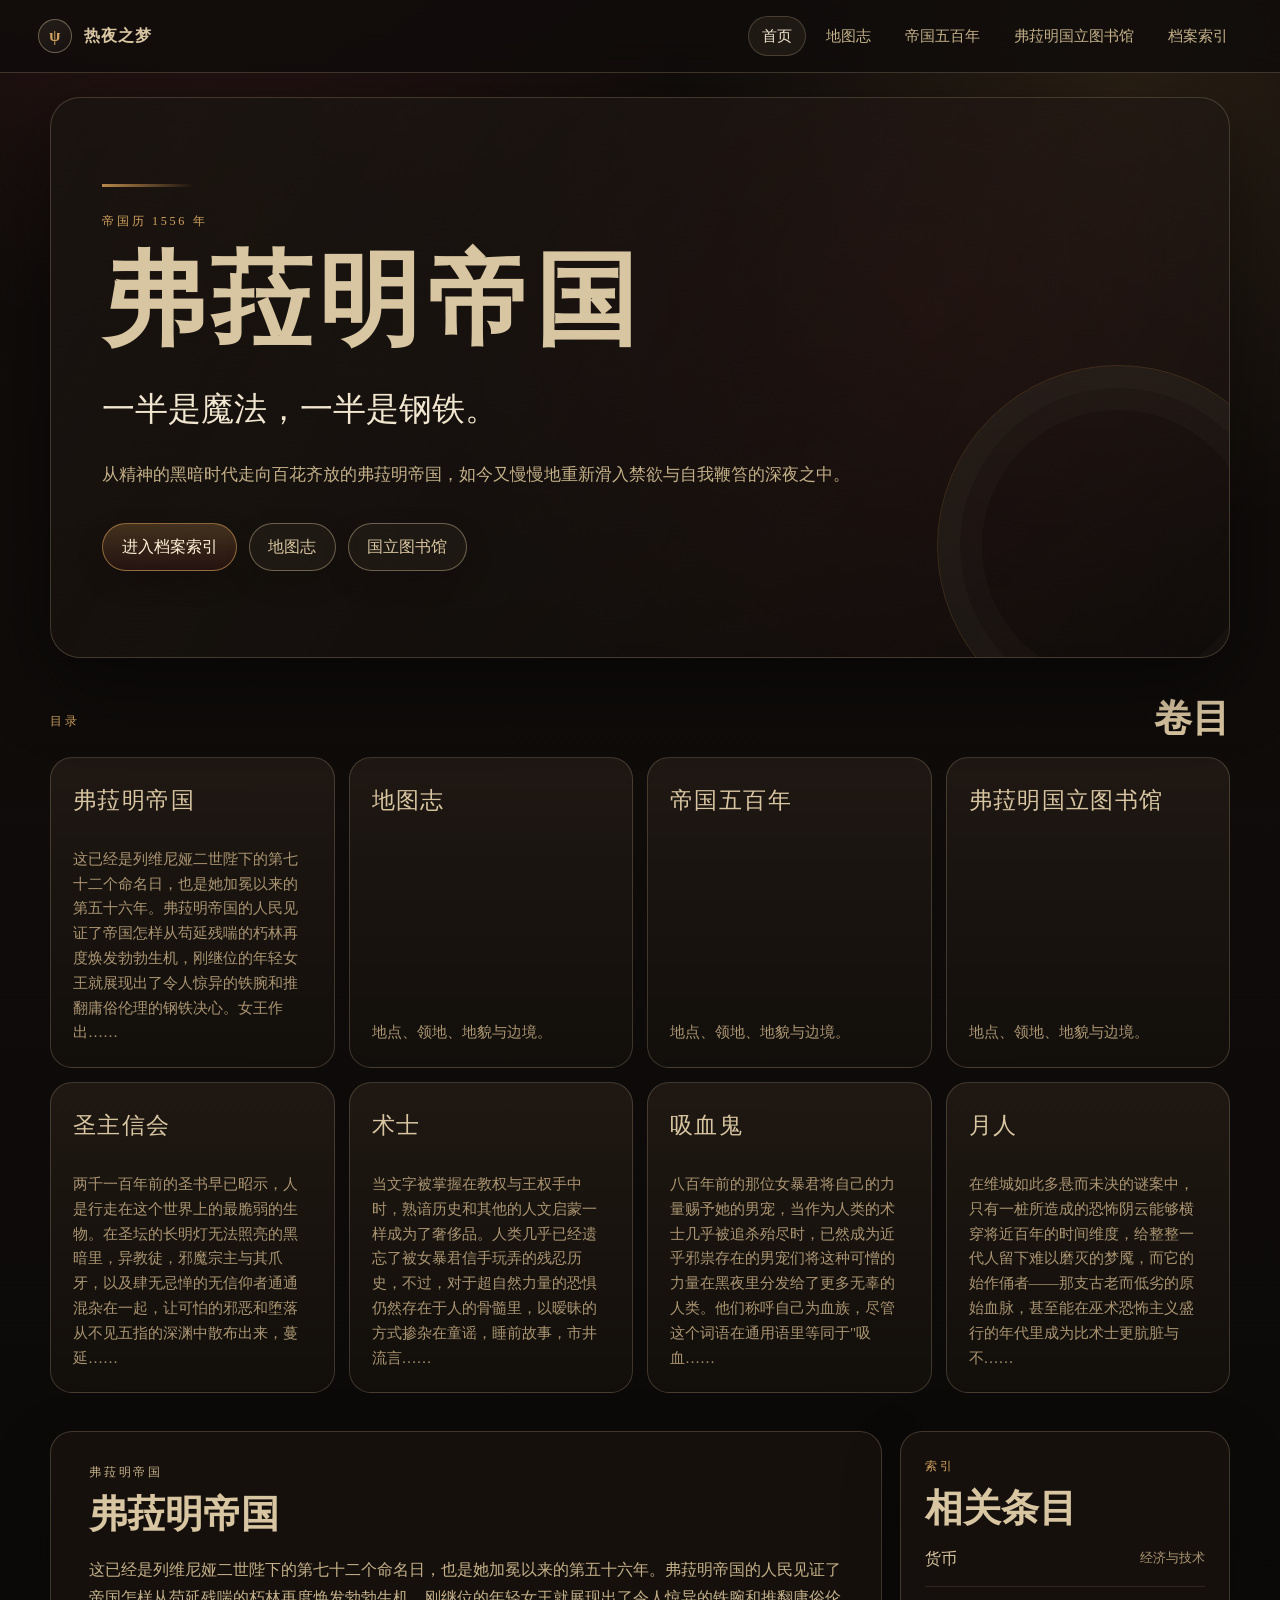
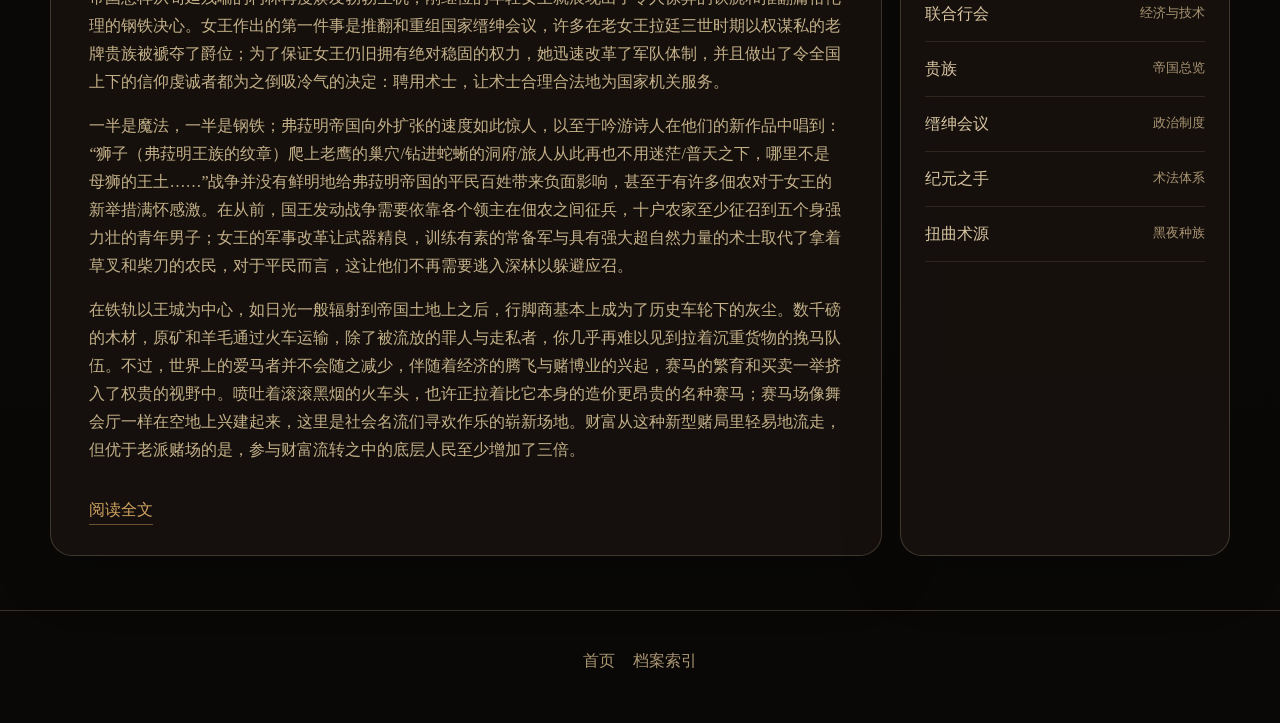
<file: index.html>
<!doctype html>
<html lang="zh-CN">
<head>
  <meta charset="utf-8" />
  <meta name="viewport" content="width=device-width, initial-scale=1" />
  <meta name="theme-color" content="#100d0b" />
  <title>热夜之梦｜弗菈明帝国</title>
  <link rel="stylesheet" href="styles.css" />
</head>
<body data-page="home">
  <header class="site-header">
    <a class="brand" href="./index.html"><span class="brand-mark">ψ</span><span>热夜之梦</span></a>
    <button class="nav-toggle" type="button" aria-expanded="false" aria-controls="siteNav">目录</button>
    <nav class="site-nav" id="siteNav" aria-label="主导航">
      <a href="./index.html">首页</a>
      <a href="./atlas.html">地图志</a>
      <a href="./chronicle.html">帝国五百年</a>
      <a href="./library.html">弗菈明国立图书馆</a>
      <a href="./archive.html">档案索引</a>
    </nav>
  </header>

  <main>
    <section class="hero page-shell">
      <div class="hero-rule"></div>
      <p class="eyebrow">帝国历 1556 年</p>
      <h1>弗菈明帝国</h1>
      <p class="lead">一半是魔法，一半是钢铁。</p>
      <p class="source-line">从精神的黑暗时代走向百花齐放的弗菈明帝国，如今又慢慢地重新滑入禁欲与自我鞭笞的深夜之中。</p>
      <div class="action-row">
        <a class="action primary" href="./archive.html">进入档案索引</a>
        <a class="action" href="./atlas.html">地图志</a>
        <a class="action" href="./library.html">国立图书馆</a>
      </div>
    </section>

    <section class="page-shell section-block">
      <div class="section-head">
        <p class="eyebrow">目录</p>
        <h2>卷目</h2>
      </div>
      <div class="gateway-grid" id="homeGateways"></div>
    </section>

    <section class="page-shell section-block split-section">
      <article class="reading-panel" id="homeEmpire"></article>
      <aside class="side-list" id="homeIndex"></aside>
    </section>
  </main>

  <footer class="site-footer">
    <a href="./index.html">首页</a>
    <a href="./archive.html">档案索引</a>
  </footer>
  <script src="world-data.js"></script>
  <script src="script.js"></script>
</body>
</html>
</file>
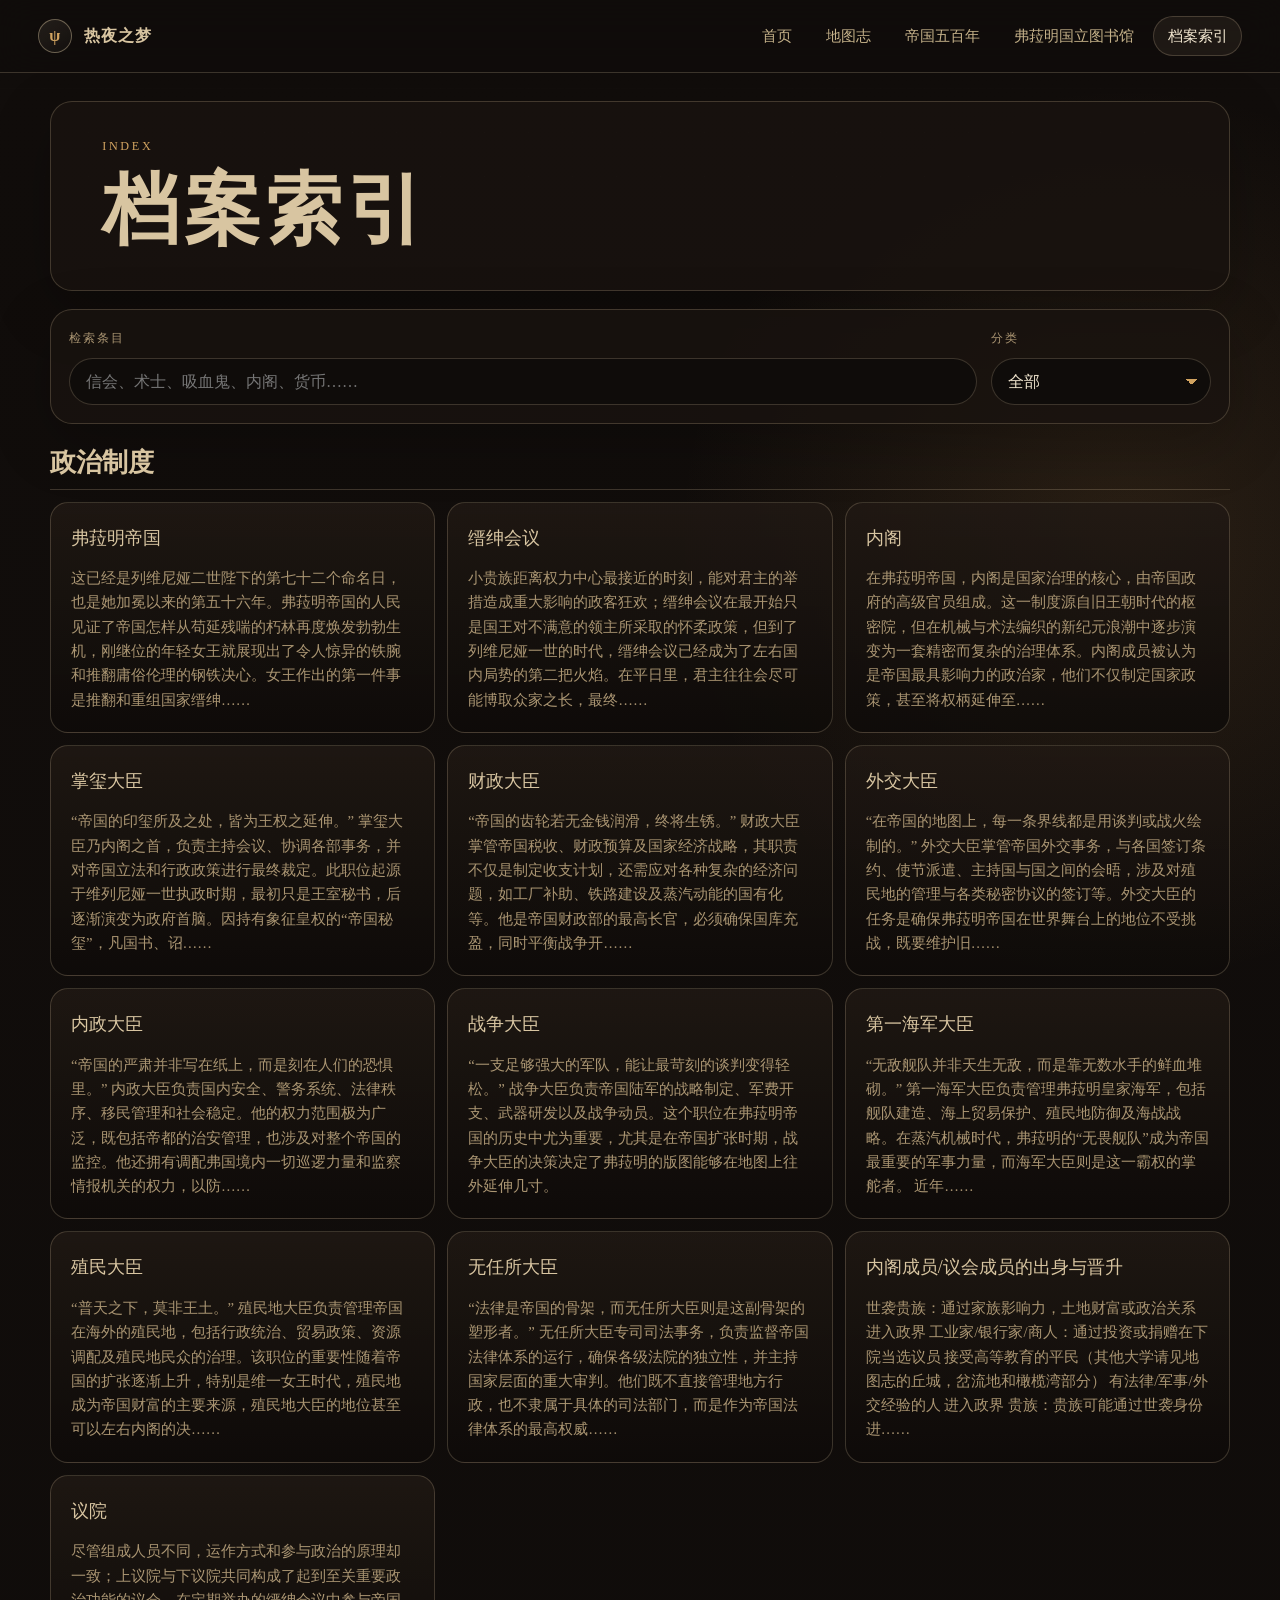
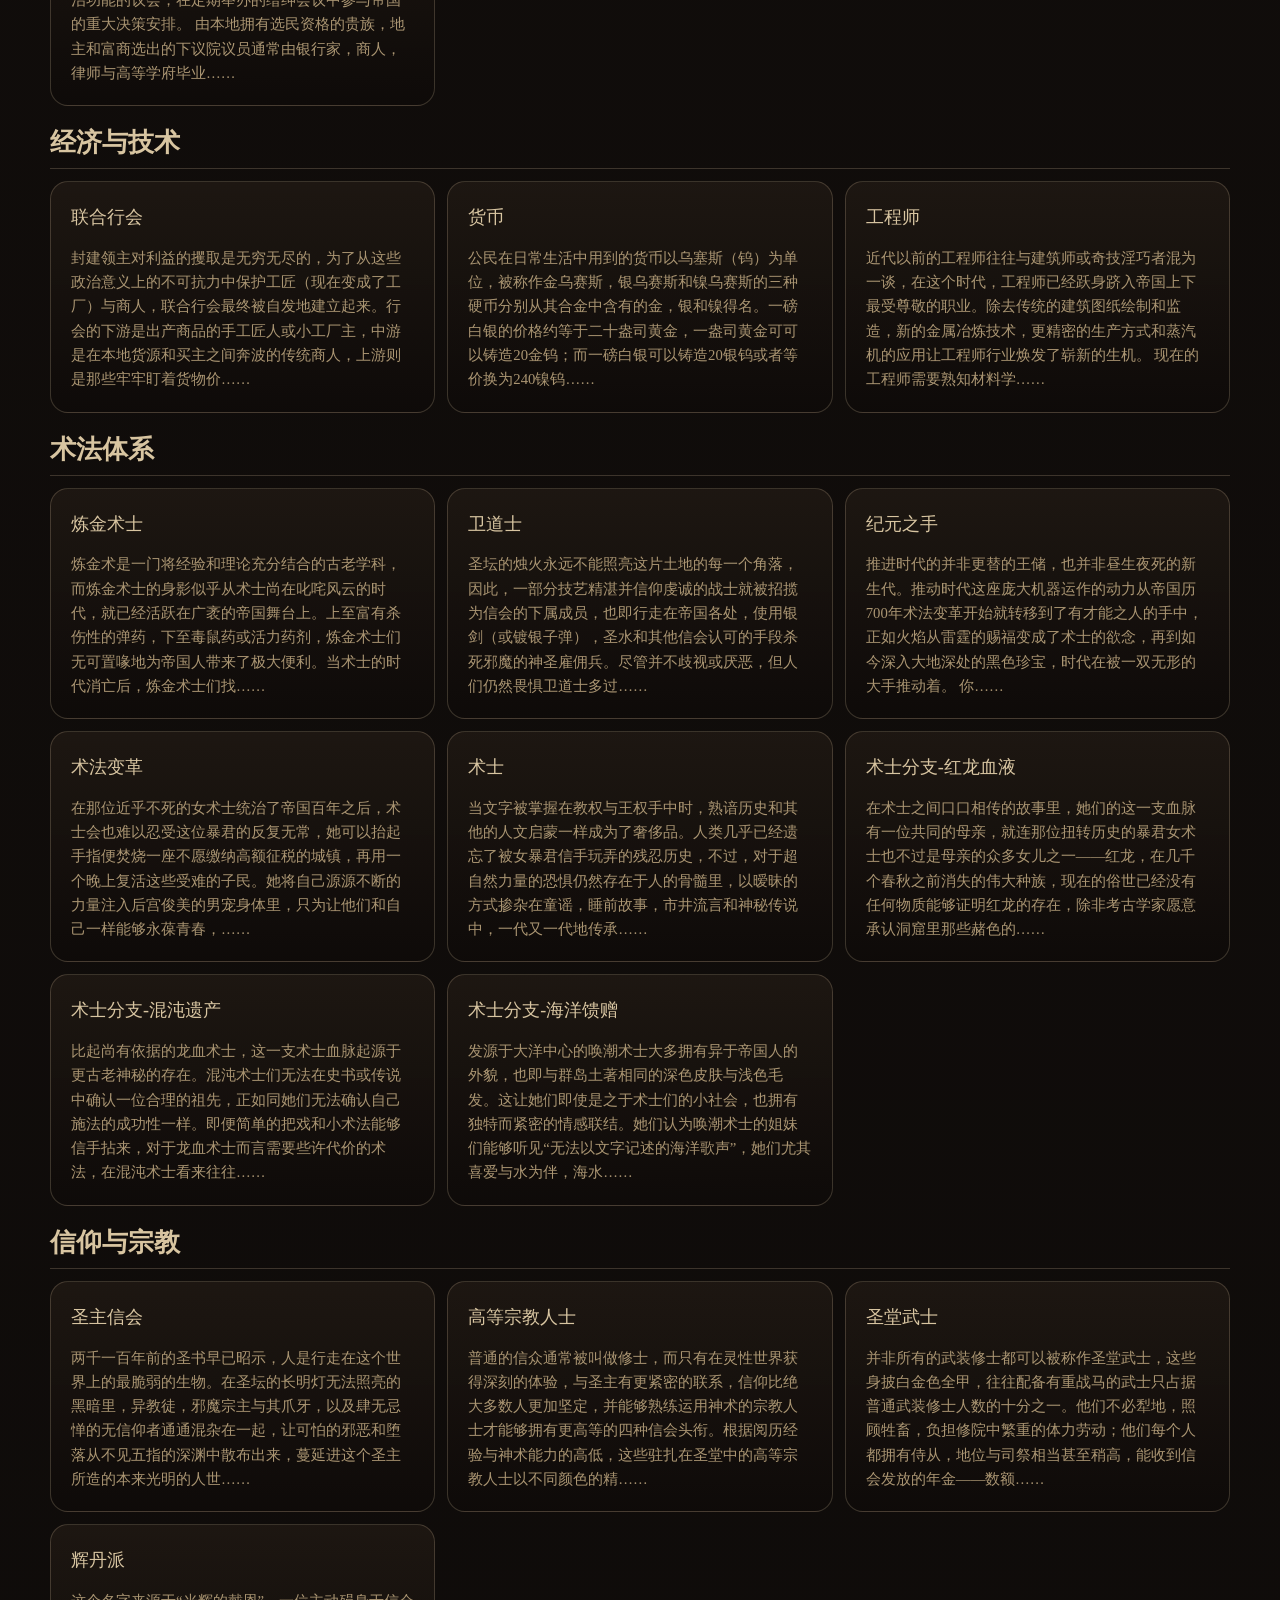
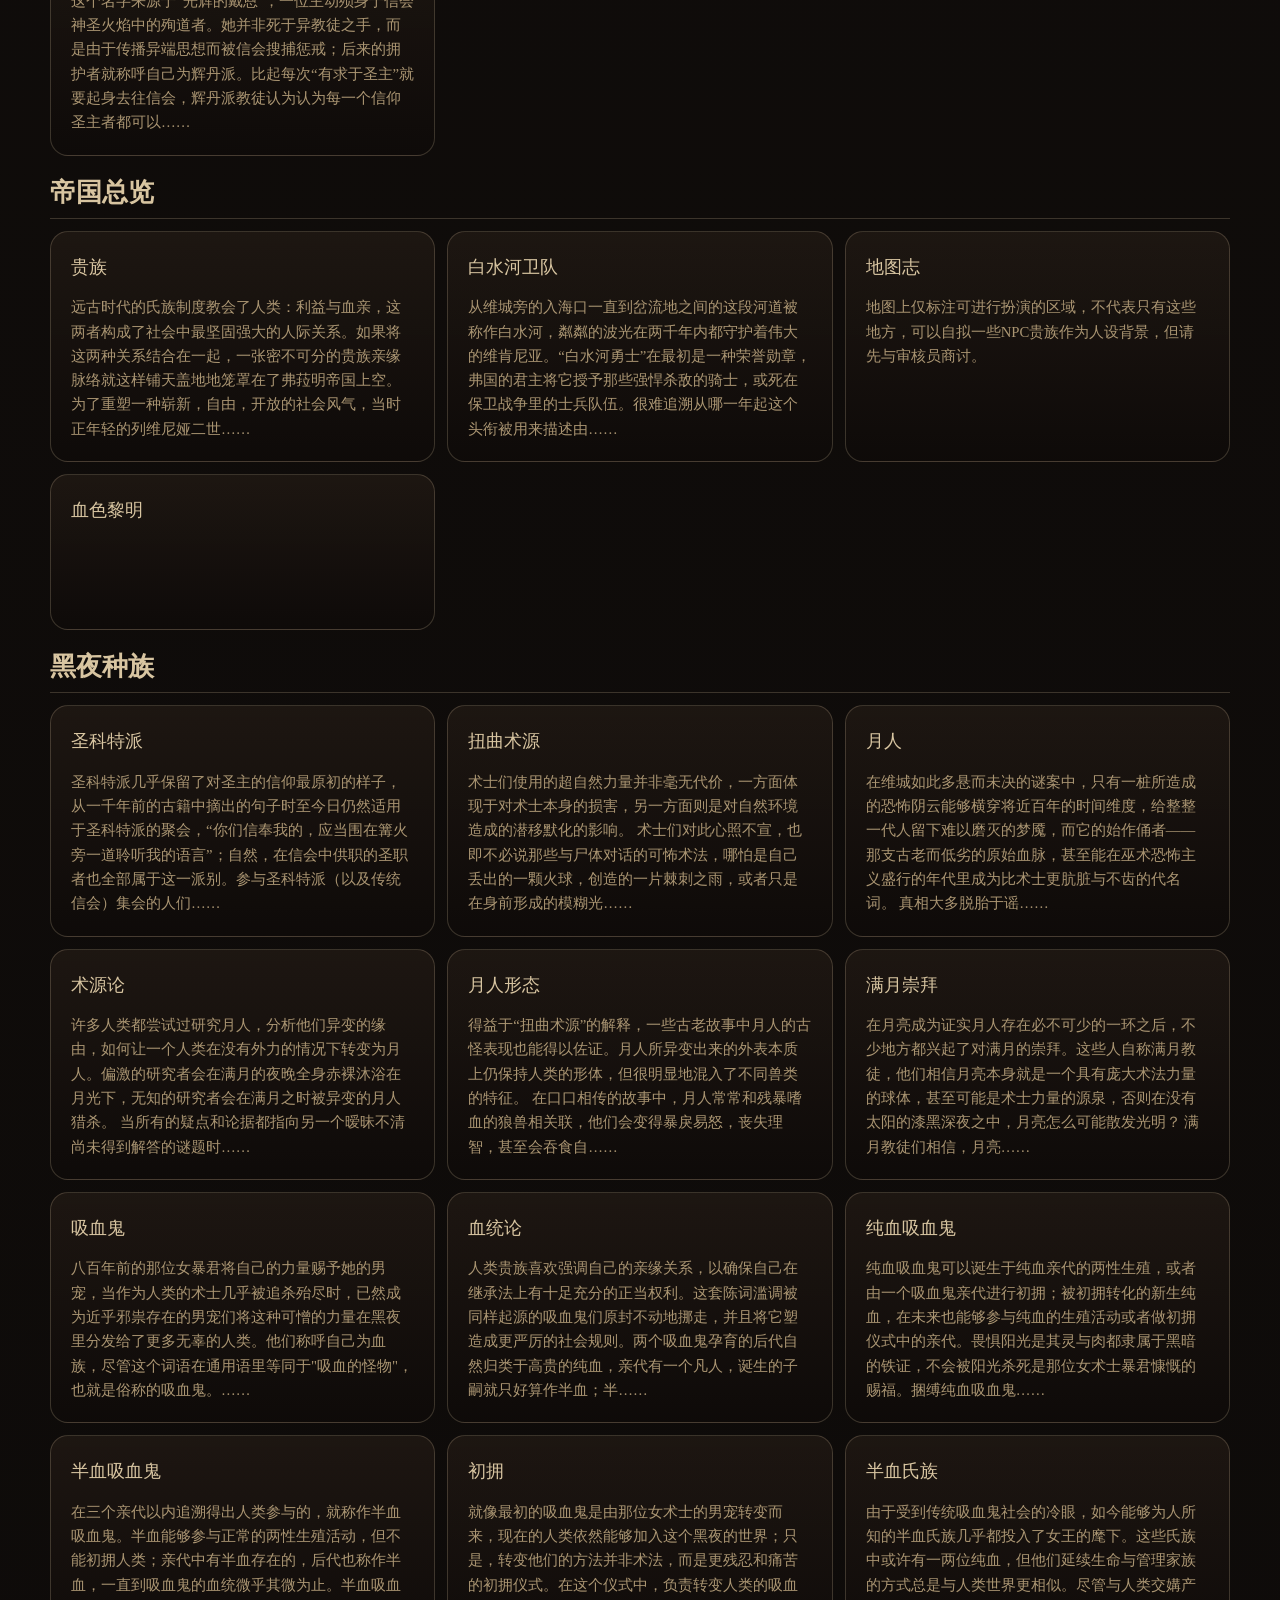
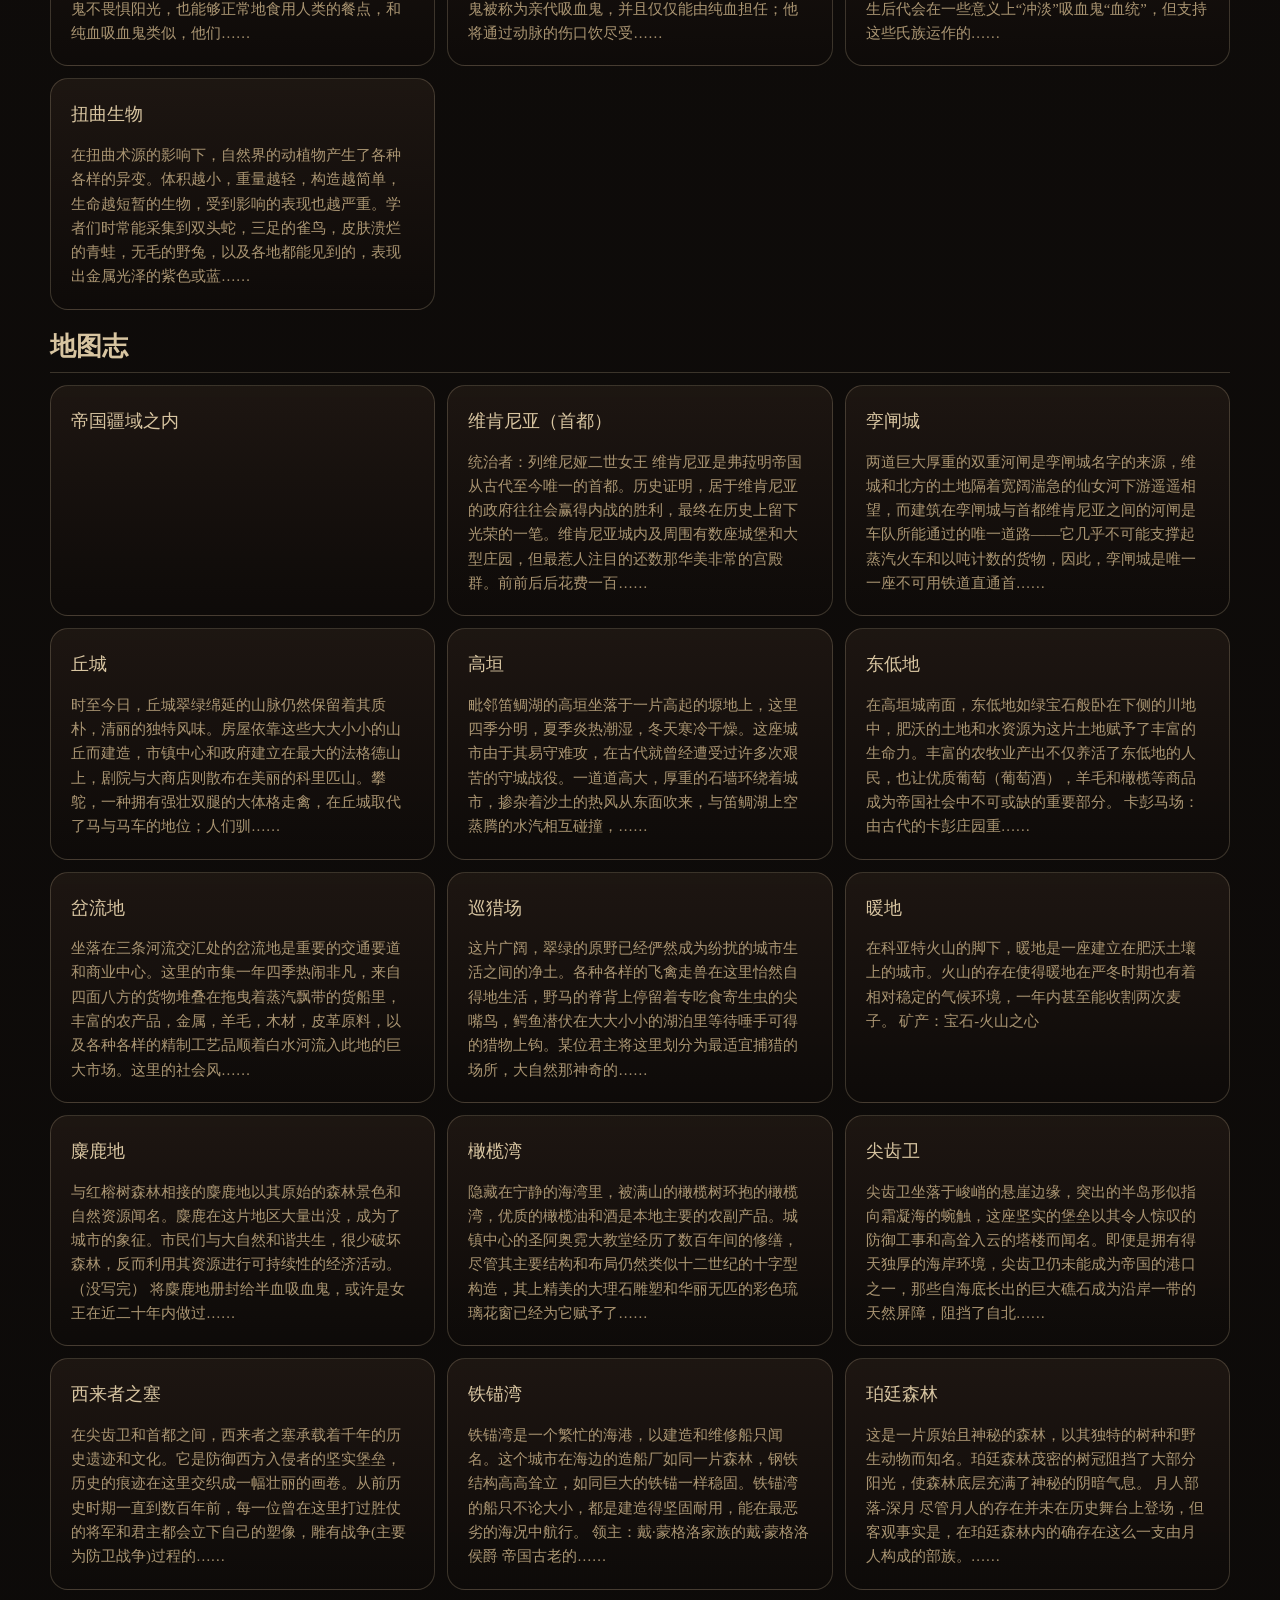
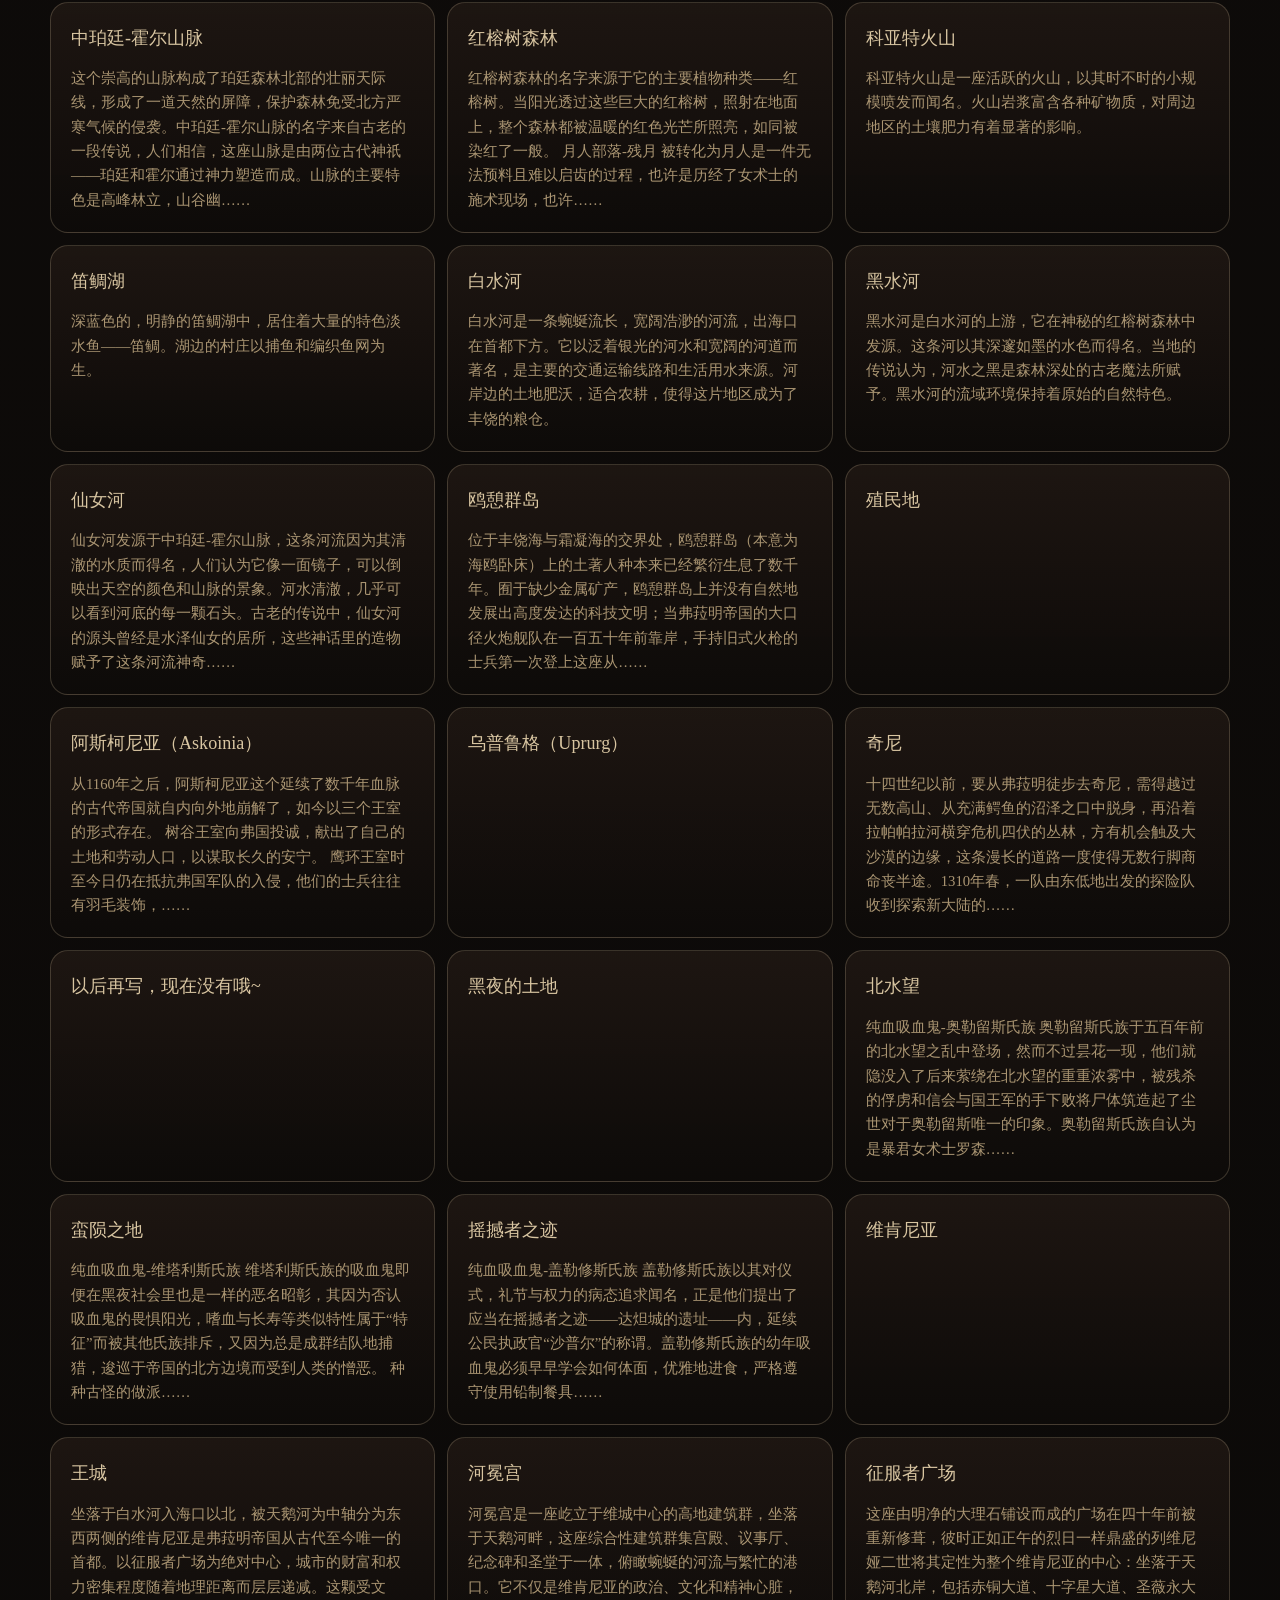
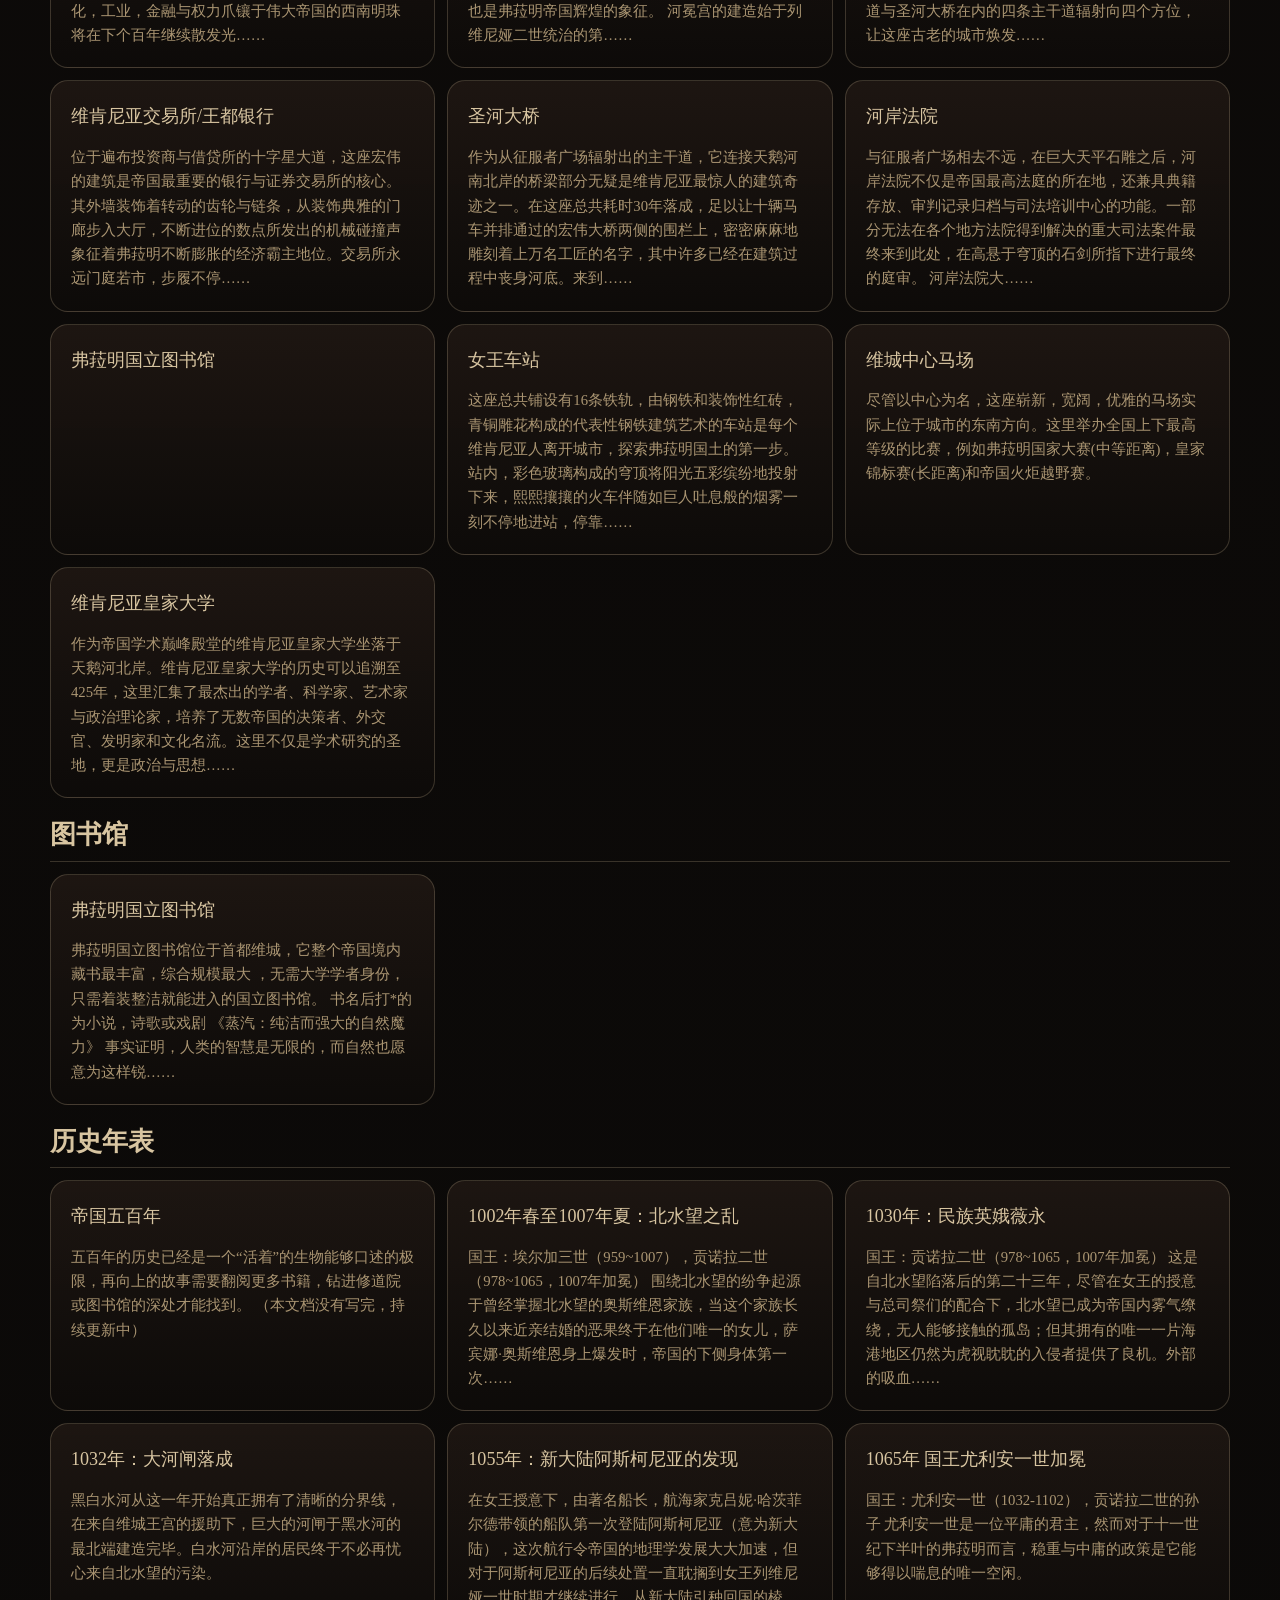
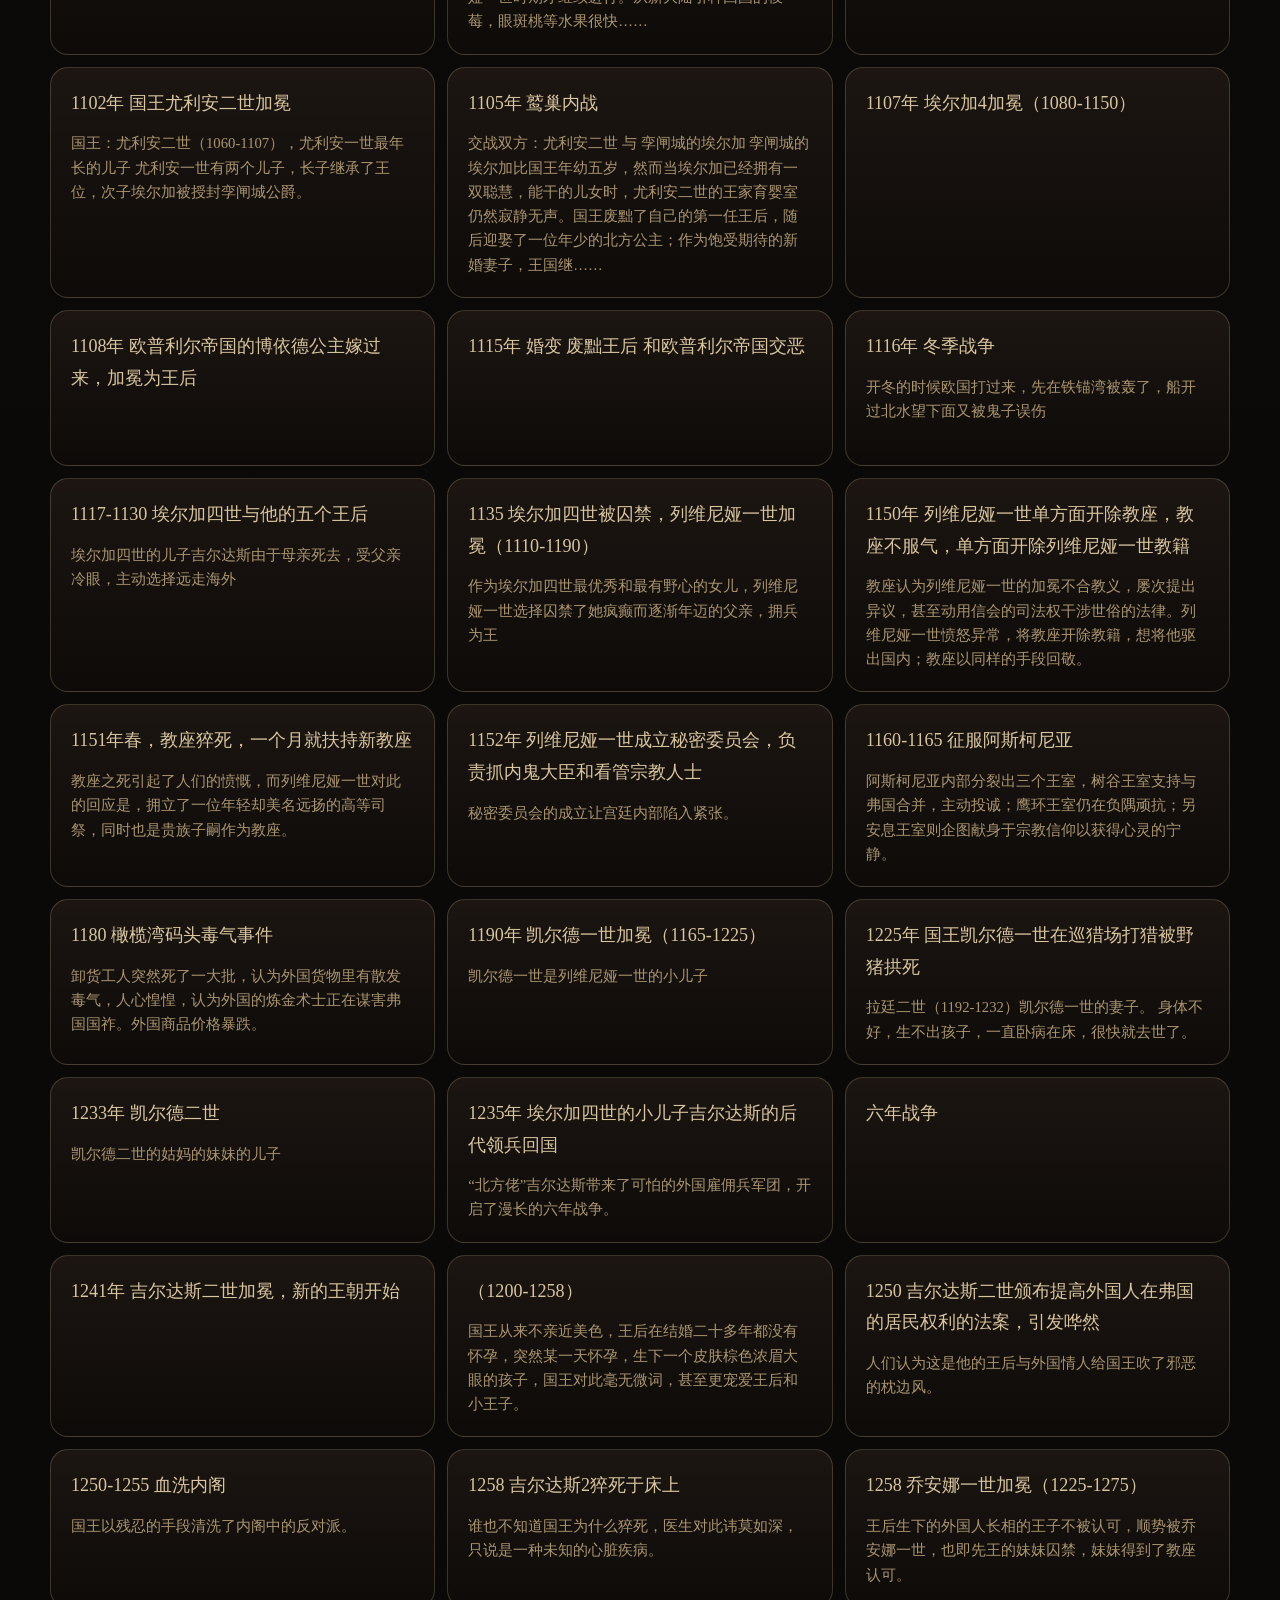
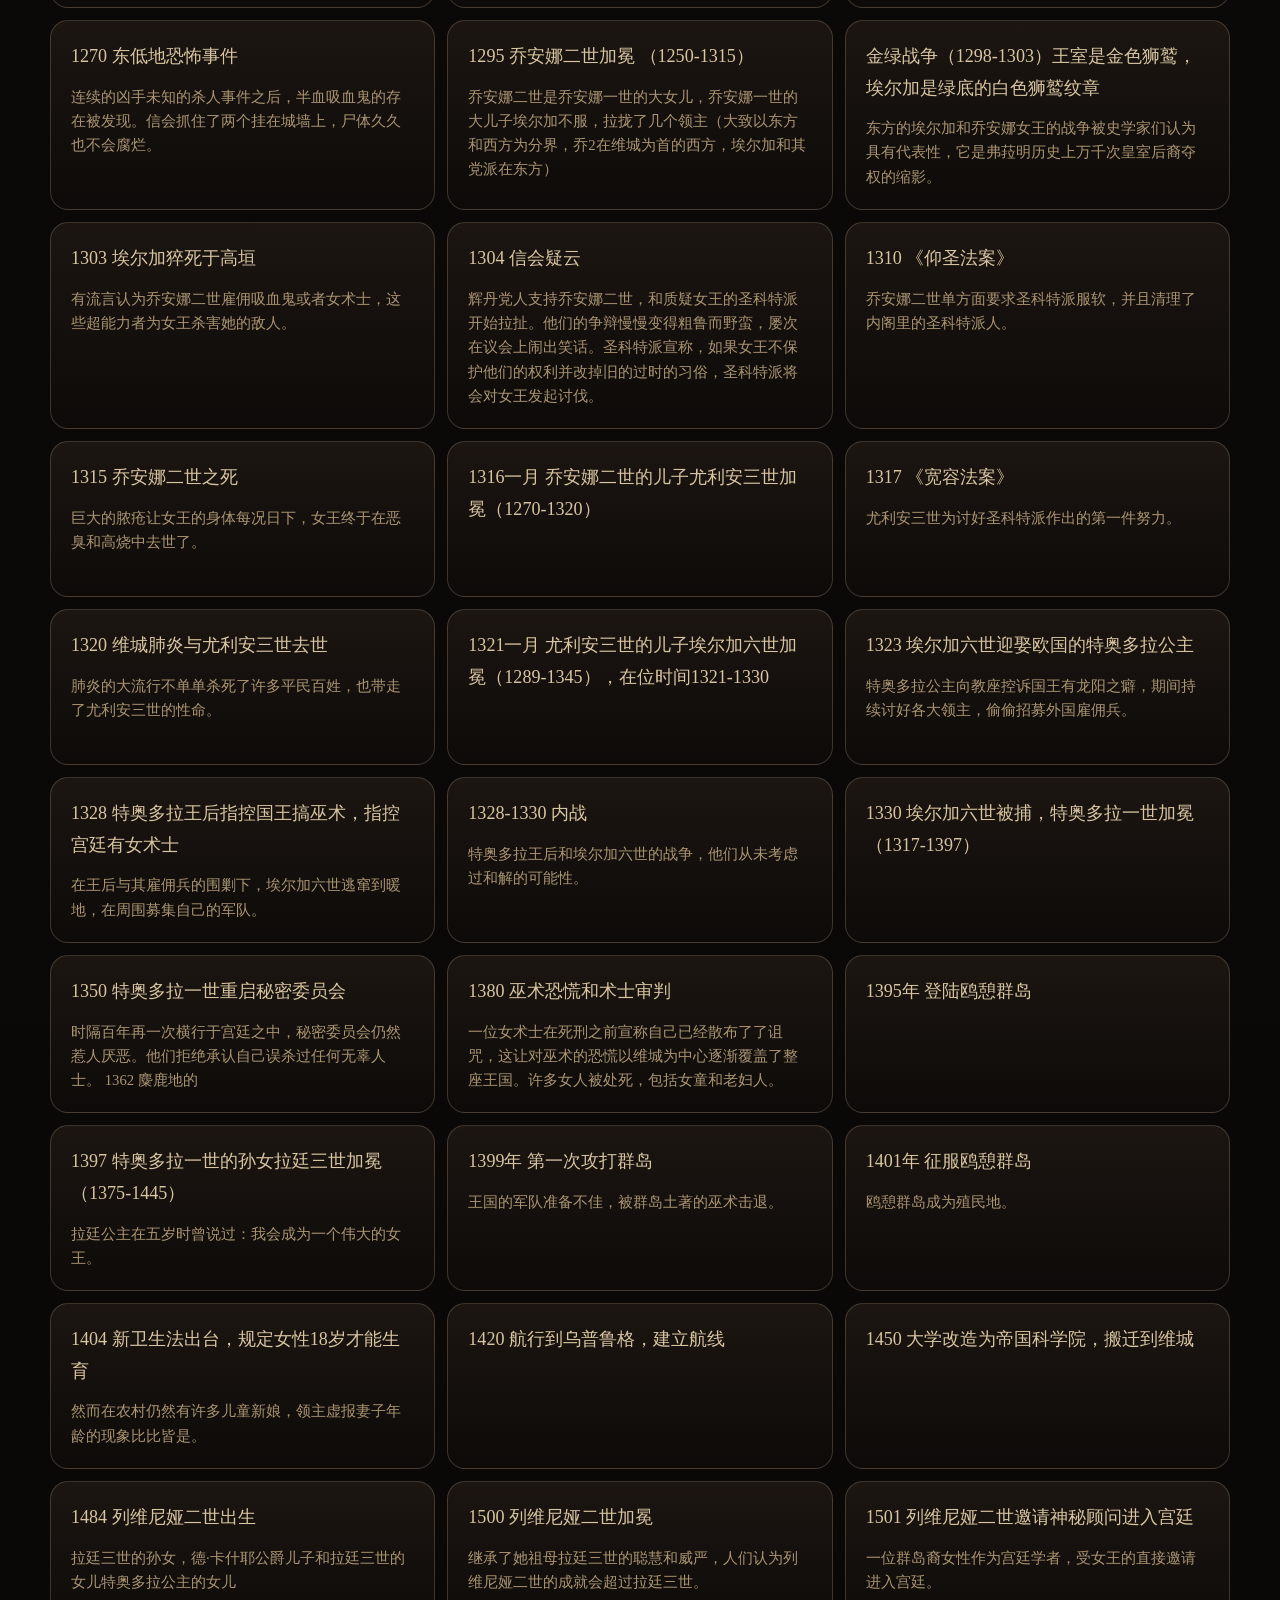
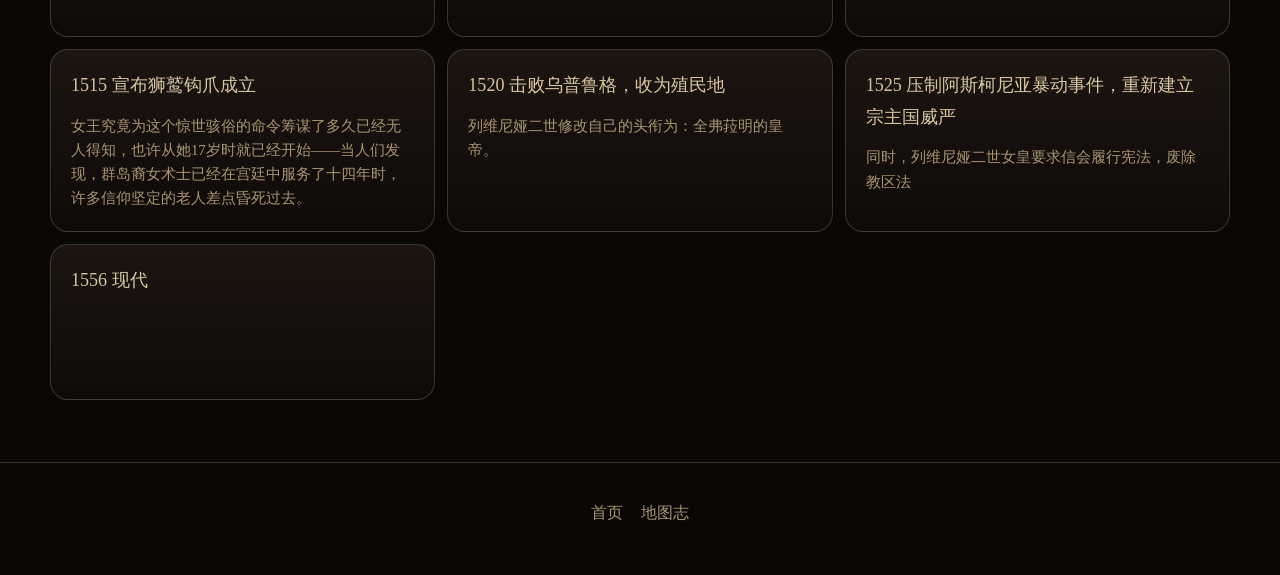
<file: archive.html>
<!doctype html>
<html lang="zh-CN">
<head>
  <meta charset="utf-8" />
  <meta name="viewport" content="width=device-width, initial-scale=1" />
  <meta name="theme-color" content="#100d0b" />
  <title>档案索引｜热夜之梦</title>
  <link rel="stylesheet" href="styles.css" />
</head>
<body data-page="archive">
  <header class="site-header">
    <a class="brand" href="./index.html"><span class="brand-mark">ψ</span><span>热夜之梦</span></a>
    <button class="nav-toggle" type="button" aria-expanded="false" aria-controls="siteNav">目录</button>
    <nav class="site-nav" id="siteNav" aria-label="主导航">
      <a href="./index.html">首页</a>
      <a href="./atlas.html">地图志</a>
      <a href="./chronicle.html">帝国五百年</a>
      <a href="./library.html">弗菈明国立图书馆</a>
      <a href="./archive.html">档案索引</a>
    </nav>
  </header>

  <main class="page-shell">
    <section class="page-title compact-title">
      <p class="eyebrow">Index</p>
      <h1>档案索引</h1>
    </section>

    <section class="toolbar">
      <label class="field wide-field">
        <span>检索条目</span>
        <input id="archiveSearch" type="search" placeholder="信会、术士、吸血鬼、内阁、货币……" />
      </label>
      <label class="field short-field">
        <span>分类</span>
        <select id="archiveCategory"><option value="all">全部</option></select>
      </label>
    </section>

    <section id="archiveList" class="archive-list"></section>
  </main>

  <footer class="site-footer">
    <a href="./index.html">首页</a>
    <a href="./atlas.html">地图志</a>
  </footer>
  <script src="world-data.js"></script>
  <script src="script.js"></script>
</body>
</html>
</file>
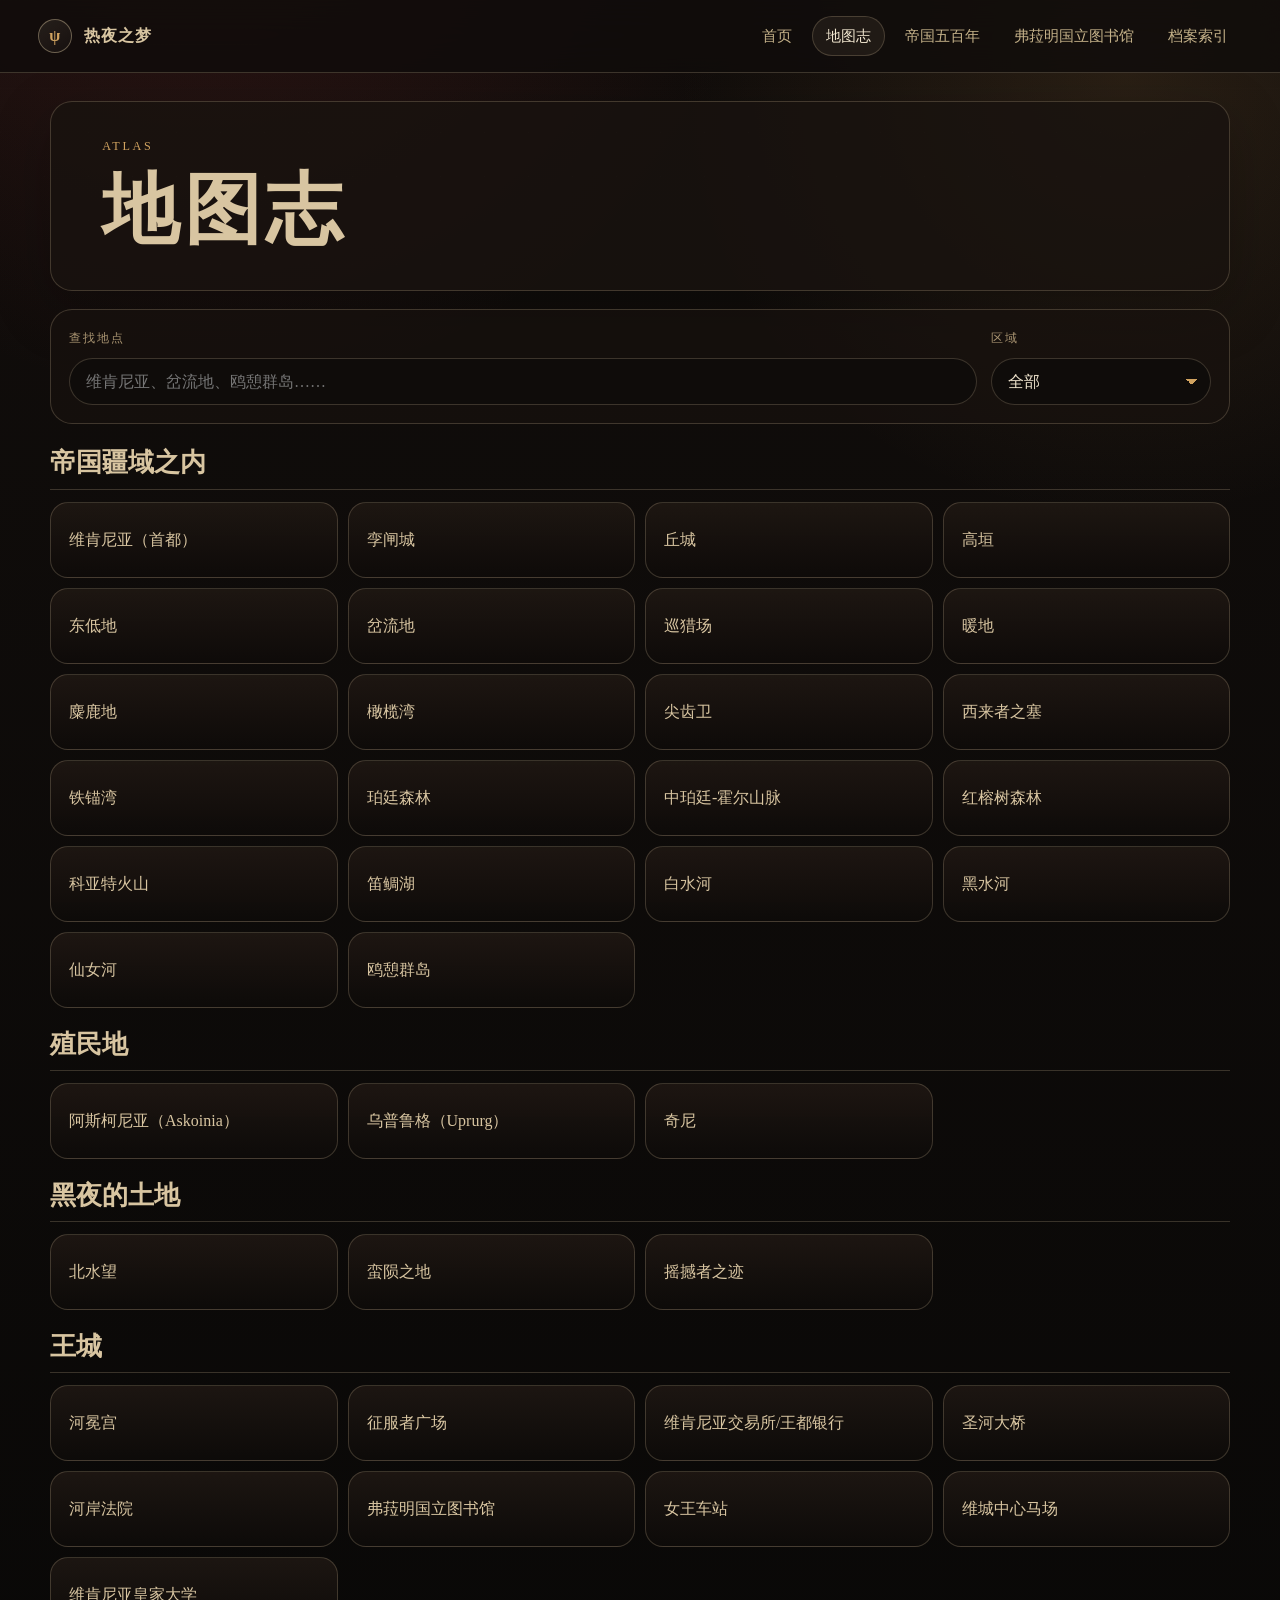
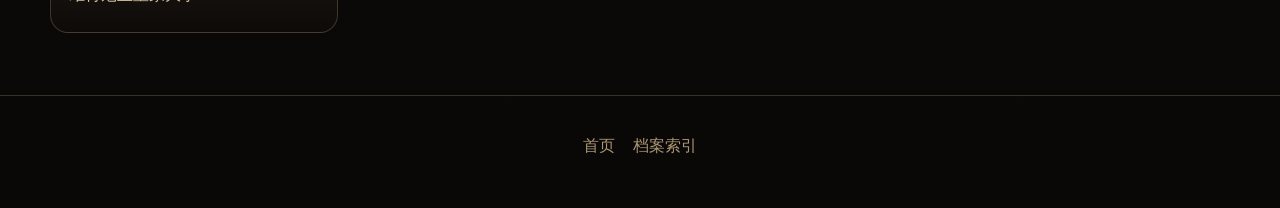
<file: atlas.html>
<!doctype html>
<html lang="zh-CN">
<head>
  <meta charset="utf-8" />
  <meta name="viewport" content="width=device-width, initial-scale=1" />
  <meta name="theme-color" content="#100d0b" />
  <title>地图志｜热夜之梦</title>
  <link rel="stylesheet" href="styles.css" />
</head>
<body data-page="atlas">
  <header class="site-header">
    <a class="brand" href="./index.html"><span class="brand-mark">ψ</span><span>热夜之梦</span></a>
    <button class="nav-toggle" type="button" aria-expanded="false" aria-controls="siteNav">目录</button>
    <nav class="site-nav" id="siteNav" aria-label="主导航">
      <a href="./index.html">首页</a>
      <a href="./atlas.html">地图志</a>
      <a href="./chronicle.html">帝国五百年</a>
      <a href="./library.html">弗菈明国立图书馆</a>
      <a href="./archive.html">档案索引</a>
    </nav>
  </header>

  <main class="page-shell">
    <section class="page-title compact-title">
      <p class="eyebrow">Atlas</p>
      <h1>地图志</h1>
    </section>

    <section class="toolbar slim-toolbar">
      <label class="field">
        <span>查找地点</span>
        <input id="atlasSearch" type="search" placeholder="维肯尼亚、岔流地、鸥憩群岛……" />
      </label>
      <label class="field short-field">
        <span>区域</span>
        <select id="atlasRegion"><option value="all">全部</option></select>
      </label>
    </section>

    <section id="atlasList" class="atlas-list"></section>
  </main>

  <footer class="site-footer">
    <a href="./index.html">首页</a>
    <a href="./archive.html">档案索引</a>
  </footer>
  <script src="world-data.js"></script>
  <script src="script.js"></script>
</body>
</html>
</file>
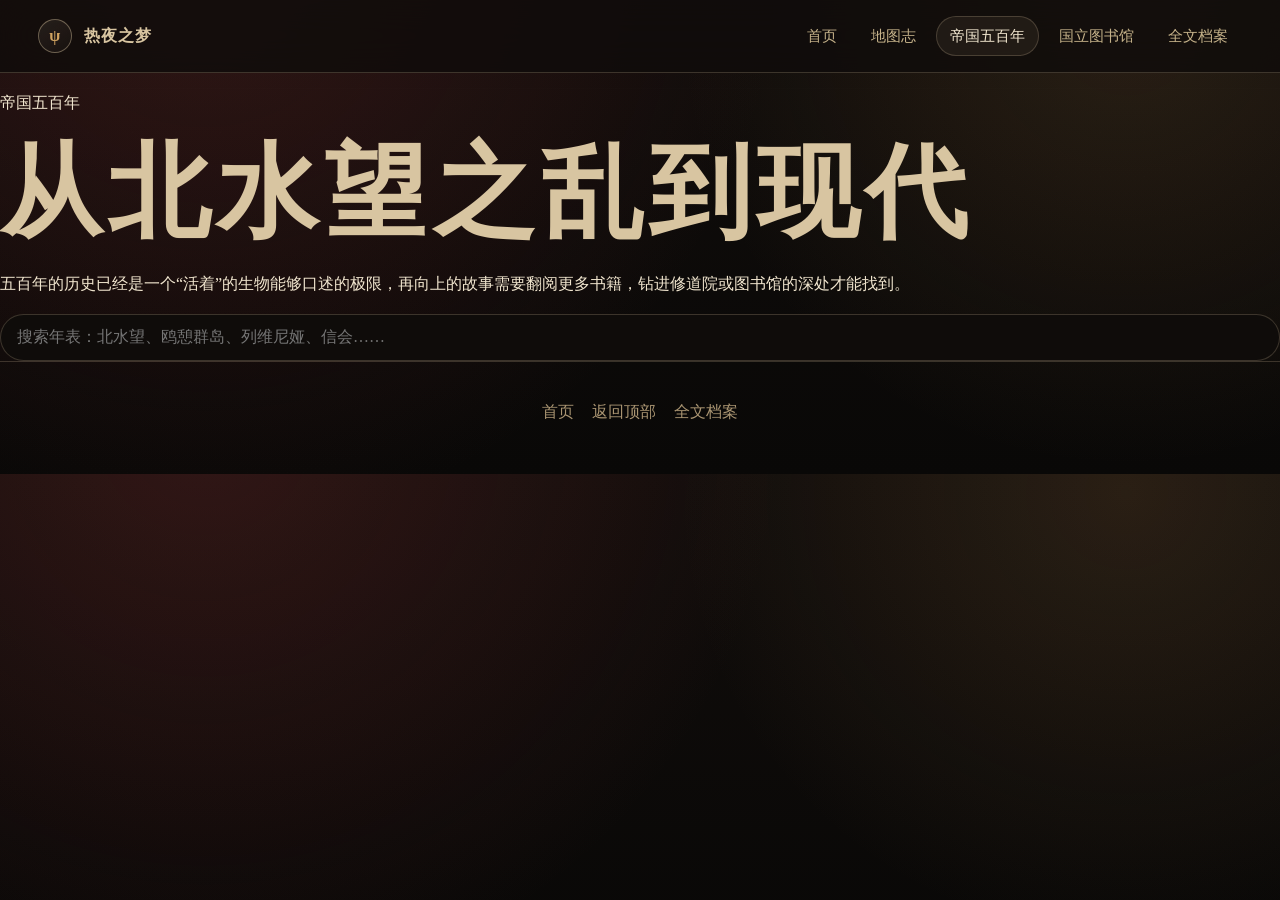
<file: chronicle.html>
<!doctype html>
<html lang="zh-CN">
<head>
  <meta charset="utf-8" />
  <meta name="viewport" content="width=device-width, initial-scale=1" />
  <meta name="description" content="热夜之梦帝国五百年：北水望之乱、王朝更替、信会冲突、殖民与列维尼娅二世时代。" />
  <meta name="theme-color" content="#0b0a08" />
  <title>帝国五百年｜热夜之梦</title>
  <link rel="stylesheet" href="styles.css" />
</head>
<body data-page="chronicle">
  <div class="texture" aria-hidden="true"></div>
  <header class="site-header" id="top">
    <a class="brand" href="./index.html"><span class="brand-mark">ψ</span><span class="brand-name">热夜之梦</span></a>
    <button class="nav-toggle" id="navToggle" type="button" aria-expanded="false" aria-controls="siteNav">目录</button>
    <nav class="site-nav" id="siteNav" aria-label="主导航">
      <a href="./index.html">首页</a>
      <a href="./atlas.html">地图志</a>
      <a href="./chronicle.html">帝国五百年</a>
      <a href="./library.html">国立图书馆</a>
      <a href="./archive.html">全文档案</a>
    </nav>
  </header>

  <main>
    <section class="page-hero reveal">
      <p class="overline">帝国五百年</p>
      <h1>从北水望之乱到现代</h1>
      <p>五百年的历史已经是一个“活着”的生物能够口述的极限，再向上的故事需要翻阅更多书籍，钻进修道院或图书馆的深处才能找到。</p>
    </section>

    <section class="section chronicle-shell">
      <div class="tool-row reveal">
        <input id="timelineSearch" type="search" placeholder="搜索年表：北水望、鸥憩群岛、列维尼娅、信会……" aria-label="搜索年表" />
      </div>
      <div class="timeline" id="timelineList"></div>
    </section>
  </main>

  <footer class="site-footer">
    <a href="./index.html">首页</a>
    <a href="#top">返回顶部</a>
    <a href="./archive.html">全文档案</a>
  </footer>

  <script src="world-data.js"></script>
  <script src="script.js"></script>
</body>
</html>
</file>
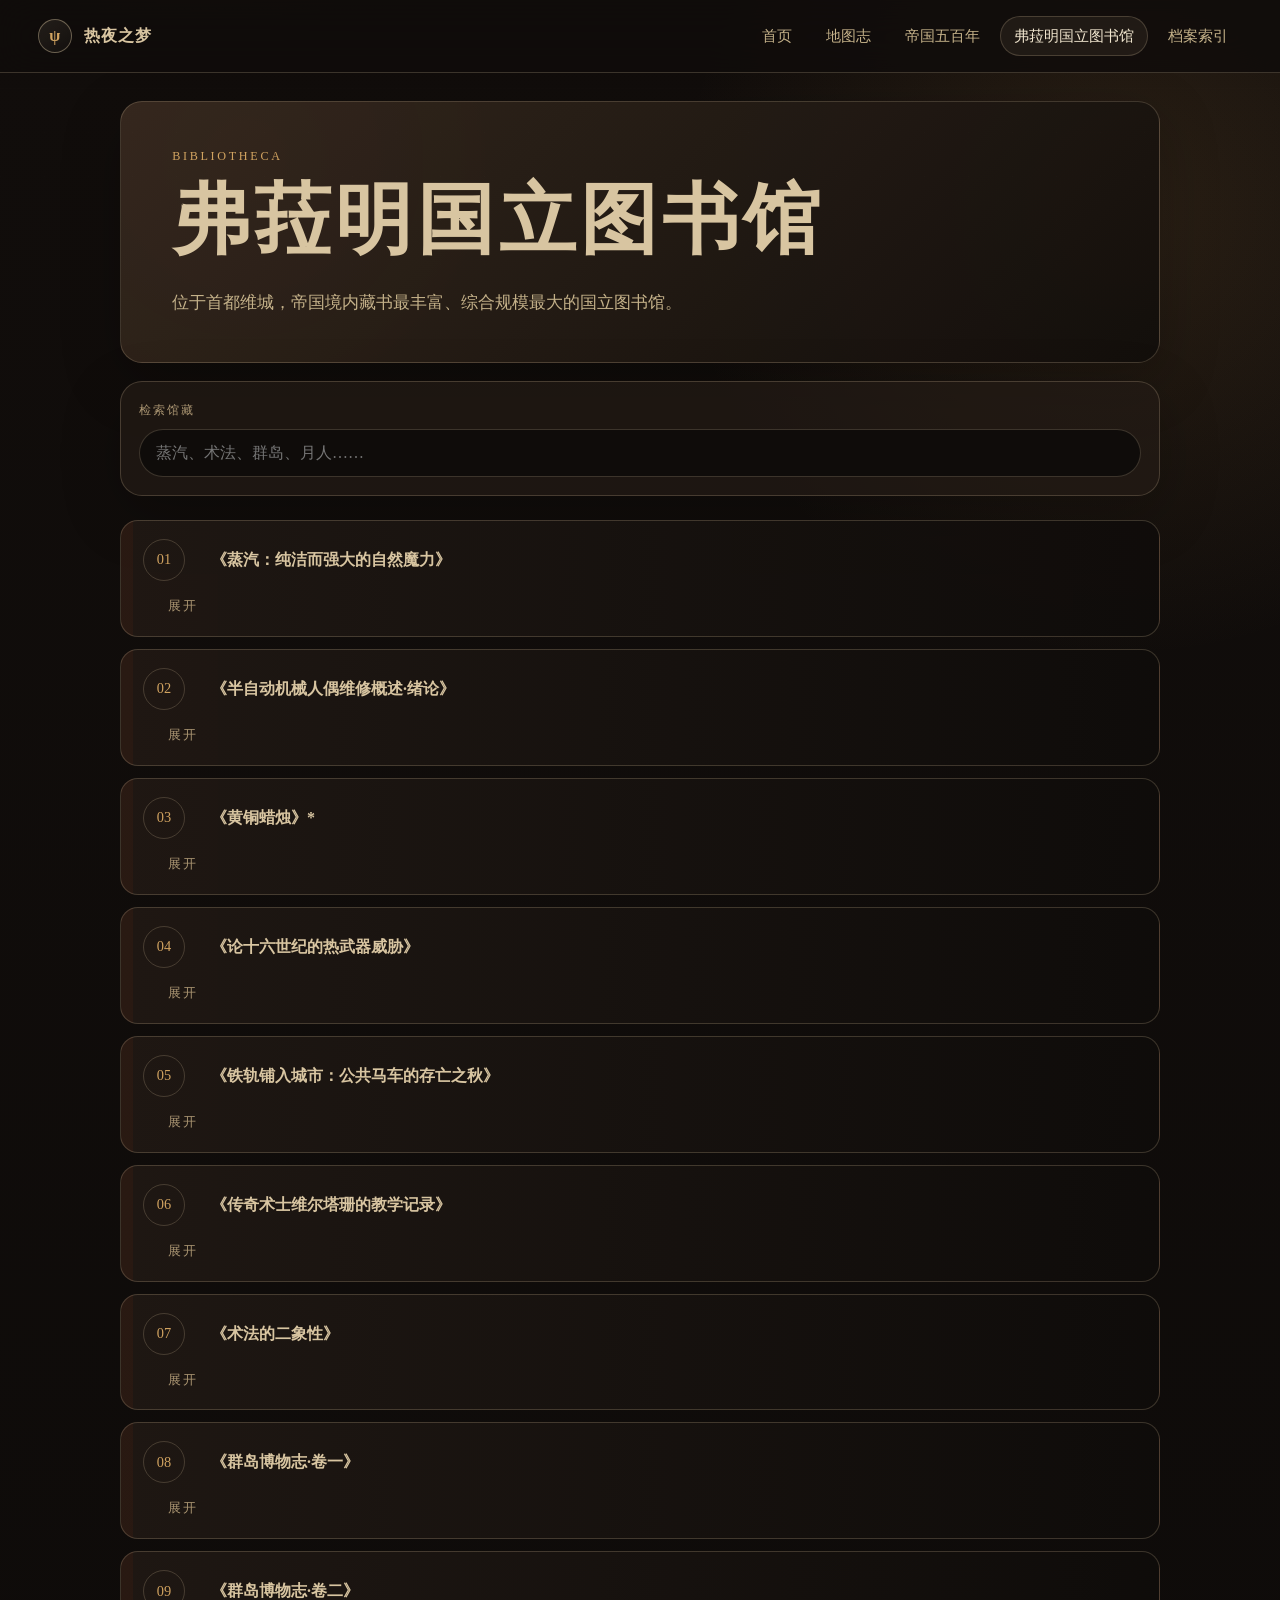
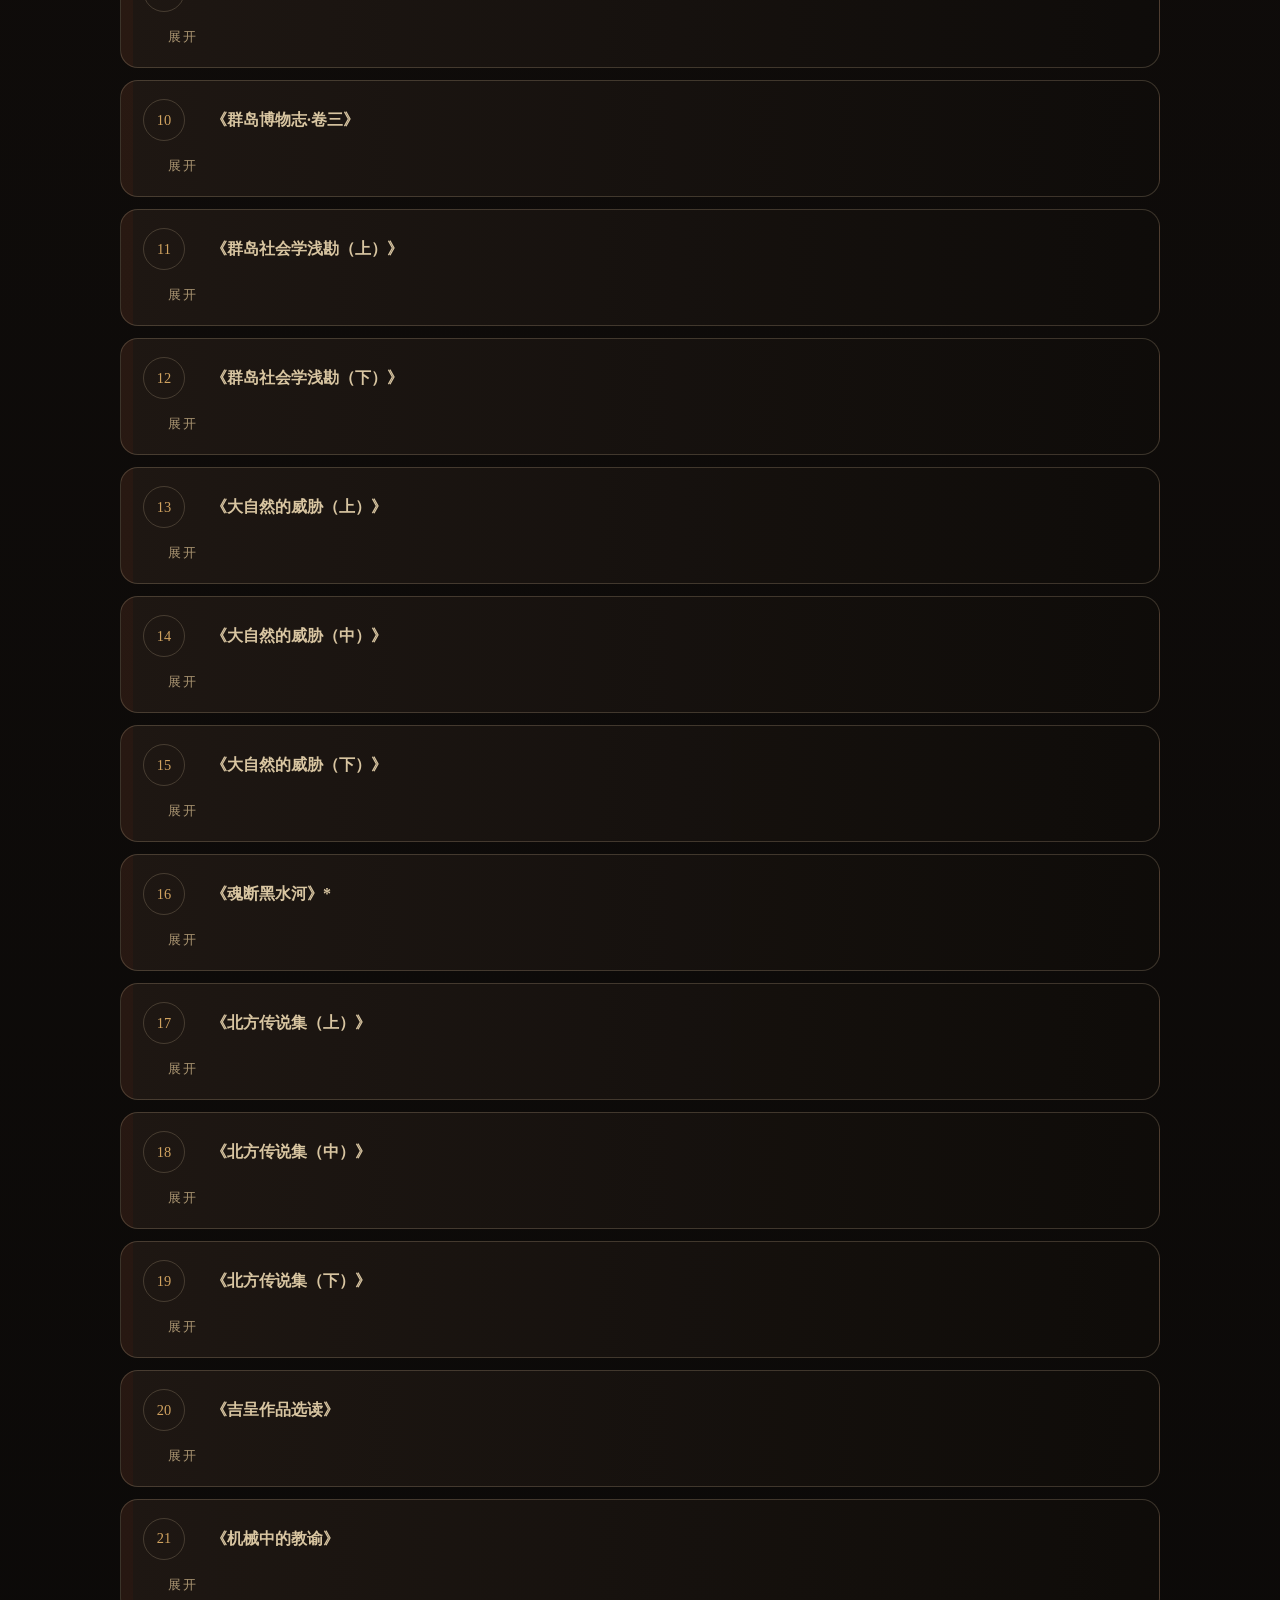
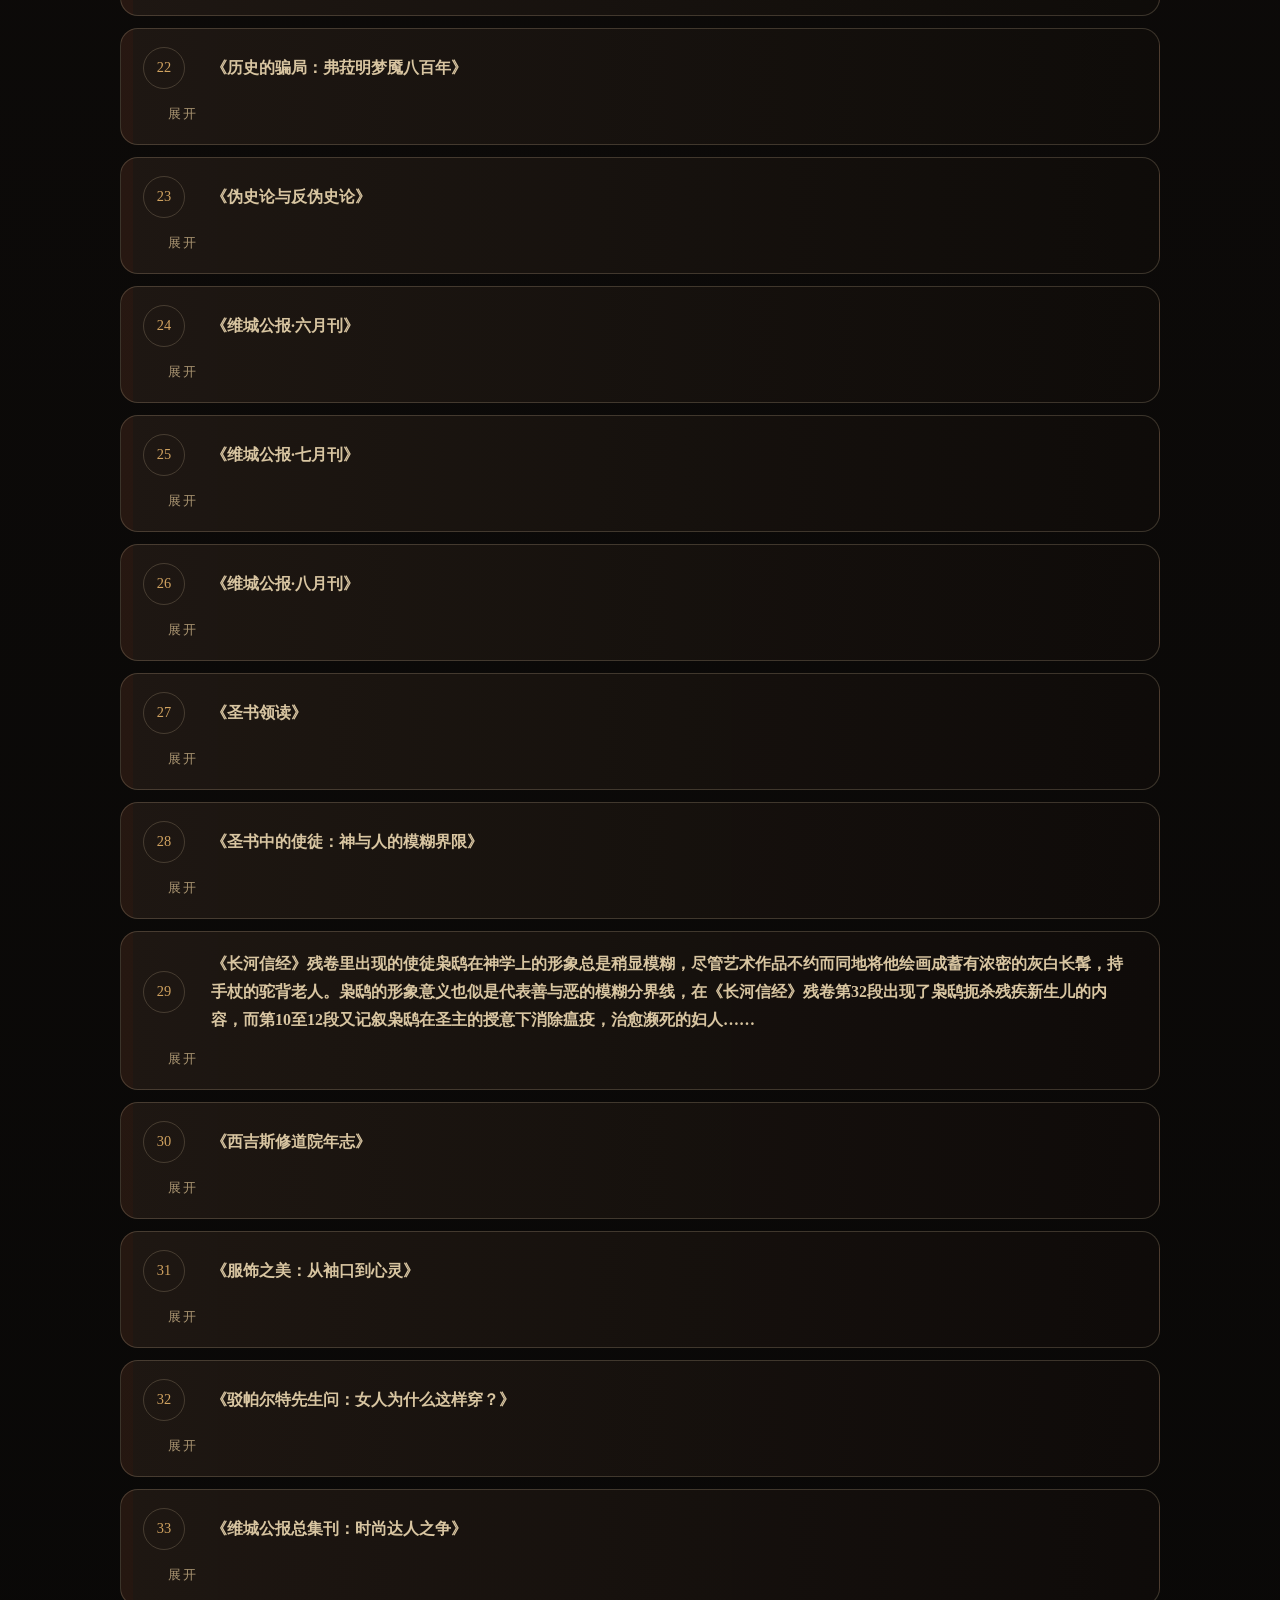
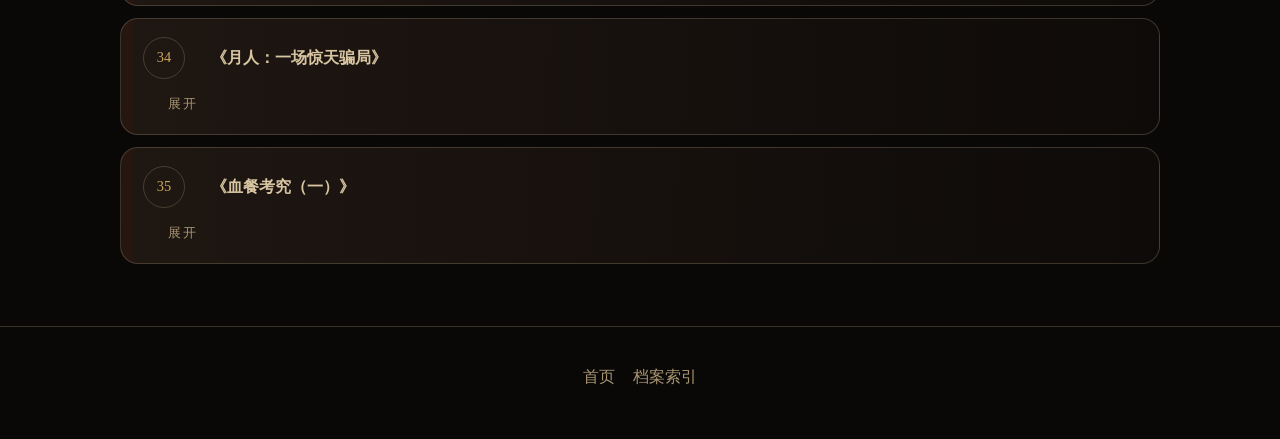
<file: library.html>
<!doctype html>
<html lang="zh-CN">
<head>
  <meta charset="utf-8" />
  <meta name="viewport" content="width=device-width, initial-scale=1" />
  <meta name="theme-color" content="#100d0b" />
  <title>弗菈明国立图书馆｜热夜之梦</title>
  <link rel="stylesheet" href="styles.css" />
</head>
<body data-page="library">
  <header class="site-header">
    <a class="brand" href="./index.html"><span class="brand-mark">ψ</span><span>热夜之梦</span></a>
    <button class="nav-toggle" type="button" aria-expanded="false" aria-controls="siteNav">目录</button>
    <nav class="site-nav" id="siteNav" aria-label="主导航">
      <a href="./index.html">首页</a>
      <a href="./atlas.html">地图志</a>
      <a href="./chronicle.html">帝国五百年</a>
      <a href="./library.html">弗菈明国立图书馆</a>
      <a href="./archive.html">档案索引</a>
    </nav>
  </header>

  <main class="page-shell library-shell">
    <section class="page-title library-title">
      <p class="eyebrow">Bibliotheca</p>
      <h1>弗菈明国立图书馆</h1>
      <p class="source-line">位于首都维城，帝国境内藏书最丰富、综合规模最大的国立图书馆。</p>
    </section>

    <section class="toolbar library-toolbar">
      <label class="field wide-field">
        <span>检索馆藏</span>
        <input id="librarySearch" type="search" placeholder="蒸汽、术法、群岛、月人……" />
      </label>
    </section>

    <section id="libraryList" class="library-grid"></section>
  </main>

  <footer class="site-footer">
    <a href="./index.html">首页</a>
    <a href="./archive.html">档案索引</a>
  </footer>
  <script src="world-data.js"></script>
  <script src="script.js"></script>
</body>
</html>
</file>
<file: styles.css>
:root{
  --bg:#100d0b;
  --panel:#19130f;
  --panel-2:#211914;
  --paper:#d8c5a1;
  --paper-dim:#aa9572;
  --ink:#f1e6cf;
  --muted:#c4b189;
  --bronze:#b8874a;
  --bronze-2:#d1a360;
  --blood:#6f2024;
  --blood-2:#9a3537;
  --line:rgba(216,197,161,.22);
  --line-strong:rgba(216,197,161,.42);
  --shadow:0 24px 80px rgba(0,0,0,.45);
  --radius:22px;
}

*{box-sizing:border-box}
html{scroll-behavior:smooth}
body{
  margin:0;
  color:var(--ink);
  background:
    radial-gradient(circle at 16% -10%, rgba(154,53,55,.24), transparent 36rem),
    radial-gradient(circle at 88% 4%, rgba(184,135,74,.15), transparent 28rem),
    linear-gradient(180deg,#110d0b 0%,#090807 100%);
  font-family:"Noto Serif SC","Source Han Serif SC","Songti SC",Georgia,serif;
  line-height:1.75;
}
body::before{
  content:"";
  position:fixed;
  inset:0;
  pointer-events:none;
  opacity:.28;
  background-image:
    linear-gradient(rgba(255,255,255,.035) 1px, transparent 1px),
    linear-gradient(90deg, rgba(255,255,255,.025) 1px, transparent 1px);
  background-size:44px 44px;
  mask-image:linear-gradient(to bottom, #000, transparent 78%);
}

a{color:inherit;text-decoration:none}
button,input,select{font:inherit}

.site-header{
  position:sticky;
  top:0;
  z-index:20;
  display:flex;
  align-items:center;
  justify-content:space-between;
  gap:1rem;
  padding:16px clamp(18px,3vw,48px);
  border-bottom:1px solid var(--line);
  background:rgba(16,13,11,.84);
  backdrop-filter:blur(18px);
}
.brand{
  display:inline-flex;
  align-items:center;
  gap:.7rem;
  letter-spacing:.08em;
  font-weight:700;
  color:var(--paper);
}
.brand-mark{
  display:grid;
  place-items:center;
  width:34px;
  height:34px;
  border:1px solid var(--line-strong);
  border-radius:50%;
  color:var(--bronze-2);
  background:linear-gradient(145deg,rgba(216,197,161,.10),rgba(255,255,255,.02));
}
.site-nav{display:flex;align-items:center;gap:.35rem}
.site-nav a{
  position:relative;
  display:inline-flex;
  align-items:center;
  min-height:38px;
  padding:.35rem .82rem;
  border:1px solid transparent;
  border-radius:999px;
  color:var(--muted);
  font-size:.95rem;
  transition:border-color .18s ease,color .18s ease,background .18s ease;
}
.site-nav a:hover,.site-nav a.active{
  color:var(--ink);
  border-color:var(--line);
  background:rgba(216,197,161,.07);
}
.nav-toggle{display:none}

.page-shell{width:min(1180px,calc(100% - 38px));margin-inline:auto}
.hero{
  position:relative;
  min-height:560px;
  display:grid;
  align-content:center;
  padding:86px clamp(18px,4vw,76px);
  margin-top:24px;
  border:1px solid var(--line);
  border-radius:calc(var(--radius) + 8px);
  background:
    linear-gradient(120deg,rgba(25,19,15,.92),rgba(16,13,11,.55)),
    radial-gradient(circle at 74% 38%,rgba(111,32,36,.32),transparent 30rem),
    linear-gradient(180deg,rgba(216,197,161,.08),transparent);
  box-shadow:var(--shadow);
  overflow:hidden;
}
.hero::after{
  content:"";
  position:absolute;
  right:-70px;
  bottom:-70px;
  width:360px;
  height:360px;
  border:1px solid rgba(184,135,74,.22);
  border-radius:50%;
  box-shadow:inset 0 0 0 22px rgba(216,197,161,.025), inset 0 0 0 44px rgba(216,197,161,.025);
}
.hero-rule{
  width:92px;
  height:3px;
  margin-bottom:24px;
  background:linear-gradient(90deg,var(--bronze),transparent);
}
.eyebrow{
  margin:0 0 .55rem;
  color:var(--bronze-2);
  font-size:.76rem;
  letter-spacing:.22em;
  text-transform:uppercase;
}
h1,h2,h3{font-family:Georgia,"Noto Serif SC","Source Han Serif SC",serif;line-height:1.18;margin:0;color:var(--paper)}
h1{font-size:clamp(3rem,8vw,7.4rem);letter-spacing:.06em;font-weight:600}
h2{font-size:clamp(1.55rem,3vw,2.45rem);font-weight:600}
h3{font-size:1.18rem;font-weight:600}
.lead{margin:18px 0 0;font-size:clamp(1.35rem,2.6vw,2.25rem);color:var(--ink)}
.source-line{max-width:760px;margin:22px 0 0;color:var(--muted);font-size:1.05rem}
.action-row{display:flex;flex-wrap:wrap;gap:.75rem;margin-top:34px}
.action{
  display:inline-flex;
  align-items:center;
  justify-content:center;
  min-height:44px;
  padding:.55rem 1.15rem;
  border:1px solid var(--line-strong);
  border-radius:999px;
  color:var(--paper);
  background:rgba(216,197,161,.045);
  box-shadow:0 10px 28px rgba(0,0,0,.16);
  transition:transform .18s ease,border-color .18s ease,background .18s ease;
}
.action:hover{transform:translateY(-1px);border-color:rgba(216,197,161,.72);background:rgba(216,197,161,.09)}
.action.primary{border-color:rgba(184,135,74,.72);background:linear-gradient(180deg,rgba(184,135,74,.28),rgba(111,32,36,.16));color:#fff2d6}

.section-block{margin-top:38px}
.section-head{display:flex;align-items:end;justify-content:space-between;gap:1rem;margin-bottom:16px}
.gateway-grid{display:grid;grid-template-columns:repeat(4,minmax(0,1fr));gap:14px}
.gateway-card{
  min-height:190px;
  display:flex;
  flex-direction:column;
  justify-content:space-between;
  padding:22px;
  border:1px solid var(--line);
  border-radius:var(--radius);
  background:linear-gradient(180deg,rgba(33,25,20,.9),rgba(19,15,12,.9));
  transition:transform .18s ease,border-color .18s ease,background .18s ease;
}
.gateway-card:hover{transform:translateY(-3px);border-color:rgba(184,135,74,.66);background:linear-gradient(180deg,rgba(42,32,25,.95),rgba(22,17,14,.95))}
.gateway-title{font-size:1.45rem;color:var(--paper);letter-spacing:.06em}
.gateway-text{display:block;margin-top:26px;color:var(--paper-dim);font-size:.94rem;line-height:1.65}

.split-section{display:grid;grid-template-columns:minmax(0,1fr) 330px;gap:18px;margin-bottom:54px}
.reading-panel,.side-list,.toolbar,.page-title,.detail-article,.related-panel,.not-found{
  border:1px solid var(--line);
  border-radius:var(--radius);
  background:rgba(25,19,15,.82);
  box-shadow:0 18px 60px rgba(0,0,0,.22);
}
.reading-panel{padding:30px clamp(22px,3vw,42px)}
.reading-panel p{color:var(--muted)}
.reading-panel h2{margin-bottom:18px}
.side-list{padding:24px}
.index-row{
  display:flex;
  align-items:center;
  justify-content:space-between;
  gap:1rem;
  padding:13px 0;
  border-bottom:1px solid rgba(216,197,161,.12);
  color:var(--paper);
}
.index-row:hover span{color:var(--bronze-2)}
.index-row i{font-style:normal;color:var(--paper-dim);font-size:.82rem;white-space:nowrap}
.text-link{display:inline-flex;margin-top:16px;color:var(--bronze-2);border-bottom:1px solid rgba(184,135,74,.55)}
.text-link:hover{color:#f0c67d}

.page-title{margin-top:28px;padding:44px clamp(22px,4vw,54px)}
.compact-title{padding-block:34px}
.page-title h1{font-size:clamp(2.8rem,6vw,5.4rem)}
.toolbar{
  display:flex;
  flex-wrap:wrap;
  align-items:end;
  gap:14px;
  margin-top:18px;
  padding:18px;
}
.slim-toolbar{box-shadow:none;background:rgba(25,19,15,.62)}
.field{display:flex;flex-direction:column;gap:8px;min-width:220px;flex:1}
.wide-field{flex:999;min-width:min(100%,380px)}
.short-field{flex:0 0 220px}
.field span{font-size:.76rem;letter-spacing:.16em;color:var(--paper-dim)}
input,select{
  width:100%;
  min-height:46px;
  border:1px solid var(--line);
  border-radius:999px;
  padding:.55rem 1rem;
  color:var(--ink);
  background:#0f0c0a;
  outline:none;
}
select{appearance:none;background-image:linear-gradient(45deg,transparent 50%,var(--bronze-2) 50%),linear-gradient(135deg,var(--bronze-2) 50%,transparent 50%);background-position:calc(100% - 18px) 20px,calc(100% - 12px) 20px;background-size:6px 6px,6px 6px;background-repeat:no-repeat}
input:focus,select:focus{border-color:rgba(184,135,74,.75);box-shadow:0 0 0 4px rgba(184,135,74,.10)}

.atlas-list,.archive-list,.chronicle-list,.library-grid{margin:24px 0 62px}
.atlas-group,.archive-group{margin-top:22px}
.atlas-group h2,.archive-group h2{font-size:1.6rem;margin:0 0 12px;padding-bottom:10px;border-bottom:1px solid var(--line)}
.place-grid{display:grid;grid-template-columns:repeat(4,minmax(0,1fr));gap:10px}
.place-card{
  display:flex;
  align-items:center;
  min-height:76px;
  padding:16px 18px;
  border:1px solid var(--line);
  border-radius:18px;
  color:var(--paper);
  background:linear-gradient(180deg,rgba(33,25,20,.82),rgba(14,11,9,.86));
  transition:transform .18s ease,border-color .18s ease,color .18s ease;
}
.place-card:hover{transform:translateY(-2px);border-color:rgba(184,135,74,.65);color:#f0c67d}

.chronicle-list{position:relative;display:grid;gap:10px}
.chronicle-list::before{content:"";position:absolute;left:109px;top:8px;bottom:8px;width:1px;background:var(--line)}
.chronicle-item{
  position:relative;
  display:grid;
  grid-template-columns:92px minmax(0,1fr);
  gap:34px;
  padding:16px 18px;
  border:1px solid transparent;
  border-radius:18px;
  background:rgba(25,19,15,.56);
}
.chronicle-item::before{content:"";position:absolute;left:103px;top:26px;width:13px;height:13px;border-radius:50%;background:var(--bronze);box-shadow:0 0 0 5px rgba(184,135,74,.13)}
.chronicle-item:hover{border-color:var(--line);background:rgba(33,25,20,.82)}
.chronicle-item time{color:var(--bronze-2);font-size:.9rem;line-height:1.45}
.chronicle-item span{display:block;color:var(--paper);font-size:1.06rem;line-height:1.45}
.chronicle-item em{display:block;margin-top:4px;color:var(--paper-dim);font-style:normal;font-size:.92rem}

.archive-grid{display:grid;grid-template-columns:repeat(3,minmax(0,1fr));gap:12px}
.archive-card{
  display:block;
  min-height:156px;
  padding:20px;
  border:1px solid var(--line);
  border-radius:18px;
  background:linear-gradient(180deg,rgba(33,25,20,.82),rgba(14,11,9,.86));
  transition:transform .18s ease,border-color .18s ease;
}
.archive-card:hover{transform:translateY(-2px);border-color:rgba(184,135,74,.65)}
.archive-card span{display:block;color:var(--paper);font-size:1.13rem;margin-bottom:12px}
.archive-card p{margin:0;color:var(--paper-dim);font-size:.92rem;line-height:1.65}

.library-shell{width:min(1040px,calc(100% - 38px))}
.library-title{
  background:
    linear-gradient(135deg,rgba(54,41,31,.92),rgba(18,14,11,.92)),
    radial-gradient(circle at 12% 22%,rgba(184,135,74,.2),transparent 18rem);
}
.library-toolbar{background:rgba(35,27,21,.72)}
.library-grid{display:grid;gap:12px}
.book-card{
  border:1px solid var(--line);
  border-radius:18px;
  background:linear-gradient(90deg,rgba(96,54,37,.32) 0 12px,rgba(33,25,20,.88) 12px,rgba(15,12,10,.9));
  overflow:hidden;
}
.book-card summary{
  cursor:pointer;
  display:grid;
  grid-template-columns:54px minmax(0,1fr);
  gap:14px;
  align-items:center;
  padding:18px 22px;
  color:var(--paper);
}
.book-card summary::-webkit-details-marker{display:none}
.book-card summary::after{content:"展开";justify-self:end;color:var(--paper-dim);font-size:.82rem;letter-spacing:.1em}
.book-card[open] summary::after{content:"收起"}
.book-number{display:grid;place-items:center;width:42px;height:42px;border:1px solid var(--line);border-radius:50%;color:var(--bronze-2);font-size:.9rem}
.book-body{padding:0 28px 24px 90px;color:var(--muted)}
.book-body p{margin:0 0 1rem}

.detail-shell{width:min(980px,calc(100% - 38px));margin-top:28px;margin-bottom:62px}
.detail-article{padding:34px clamp(22px,4vw,58px)}
.detail-topline{display:flex;justify-content:space-between;gap:1rem;align-items:center;margin-bottom:24px;color:var(--paper-dim);font-size:.92rem}
.detail-topline .text-link{margin:0}
.detail-article h1{font-size:clamp(2.25rem,5vw,4.75rem);margin-bottom:26px;letter-spacing:.04em}
.prose{font-size:1.03rem;color:var(--muted)}
.prose p{margin:0 0 1.25rem}
.prose p:first-child::first-letter{color:var(--bronze-2);font-size:2.6em;line-height:.9;padding-right:.05em}
.related-panel{margin-top:16px;padding:24px}
.empty-state{padding:30px;border:1px solid var(--line);border-radius:18px;color:var(--paper-dim);background:rgba(25,19,15,.72)}
.not-found{min-height:56vh;display:grid;place-content:center;text-align:center;padding:48px}
.not-found.small{min-height:360px}

.site-footer{
  display:flex;
  justify-content:center;
  gap:18px;
  padding:36px 20px 48px;
  color:var(--paper-dim);
  border-top:1px solid var(--line);
}
.site-footer a:hover{color:var(--paper)}

@media (max-width: 980px){
  .gateway-grid,.place-grid{grid-template-columns:repeat(2,minmax(0,1fr))}
  .archive-grid{grid-template-columns:repeat(2,minmax(0,1fr))}
  .split-section{grid-template-columns:1fr}
  .chronicle-list::before{left:96px}
  .chronicle-item{grid-template-columns:80px minmax(0,1fr);gap:32px}
  .chronicle-item::before{left:90px}
}
@media (max-width: 760px){
  .site-header{align-items:flex-start;flex-wrap:wrap}
  .nav-toggle{
    display:inline-flex;
    align-items:center;
    min-height:36px;
    padding:.35rem .8rem;
    border:1px solid var(--line);
    border-radius:999px;
    color:var(--paper);
    background:rgba(216,197,161,.06);
  }
  .site-nav{display:none;flex-direction:column;align-items:stretch;width:100%;padding-top:8px}
  .site-nav.open{display:flex}
  .site-nav a{border-color:var(--line);border-radius:14px}
  .hero{min-height:480px;padding:54px 24px}
  .gateway-grid,.place-grid,.archive-grid{grid-template-columns:1fr}
  .toolbar{display:block}
  .field{margin-bottom:12px;min-width:0}
  .short-field{width:100%}
  .chronicle-list::before{display:none}
  .chronicle-item{grid-template-columns:1fr;gap:6px}
  .chronicle-item::before{display:none}
  .book-card summary{grid-template-columns:44px minmax(0,1fr)}
  .book-card summary::after{content:""}
  .book-body{padding:0 20px 22px 24px}
}
</file>
